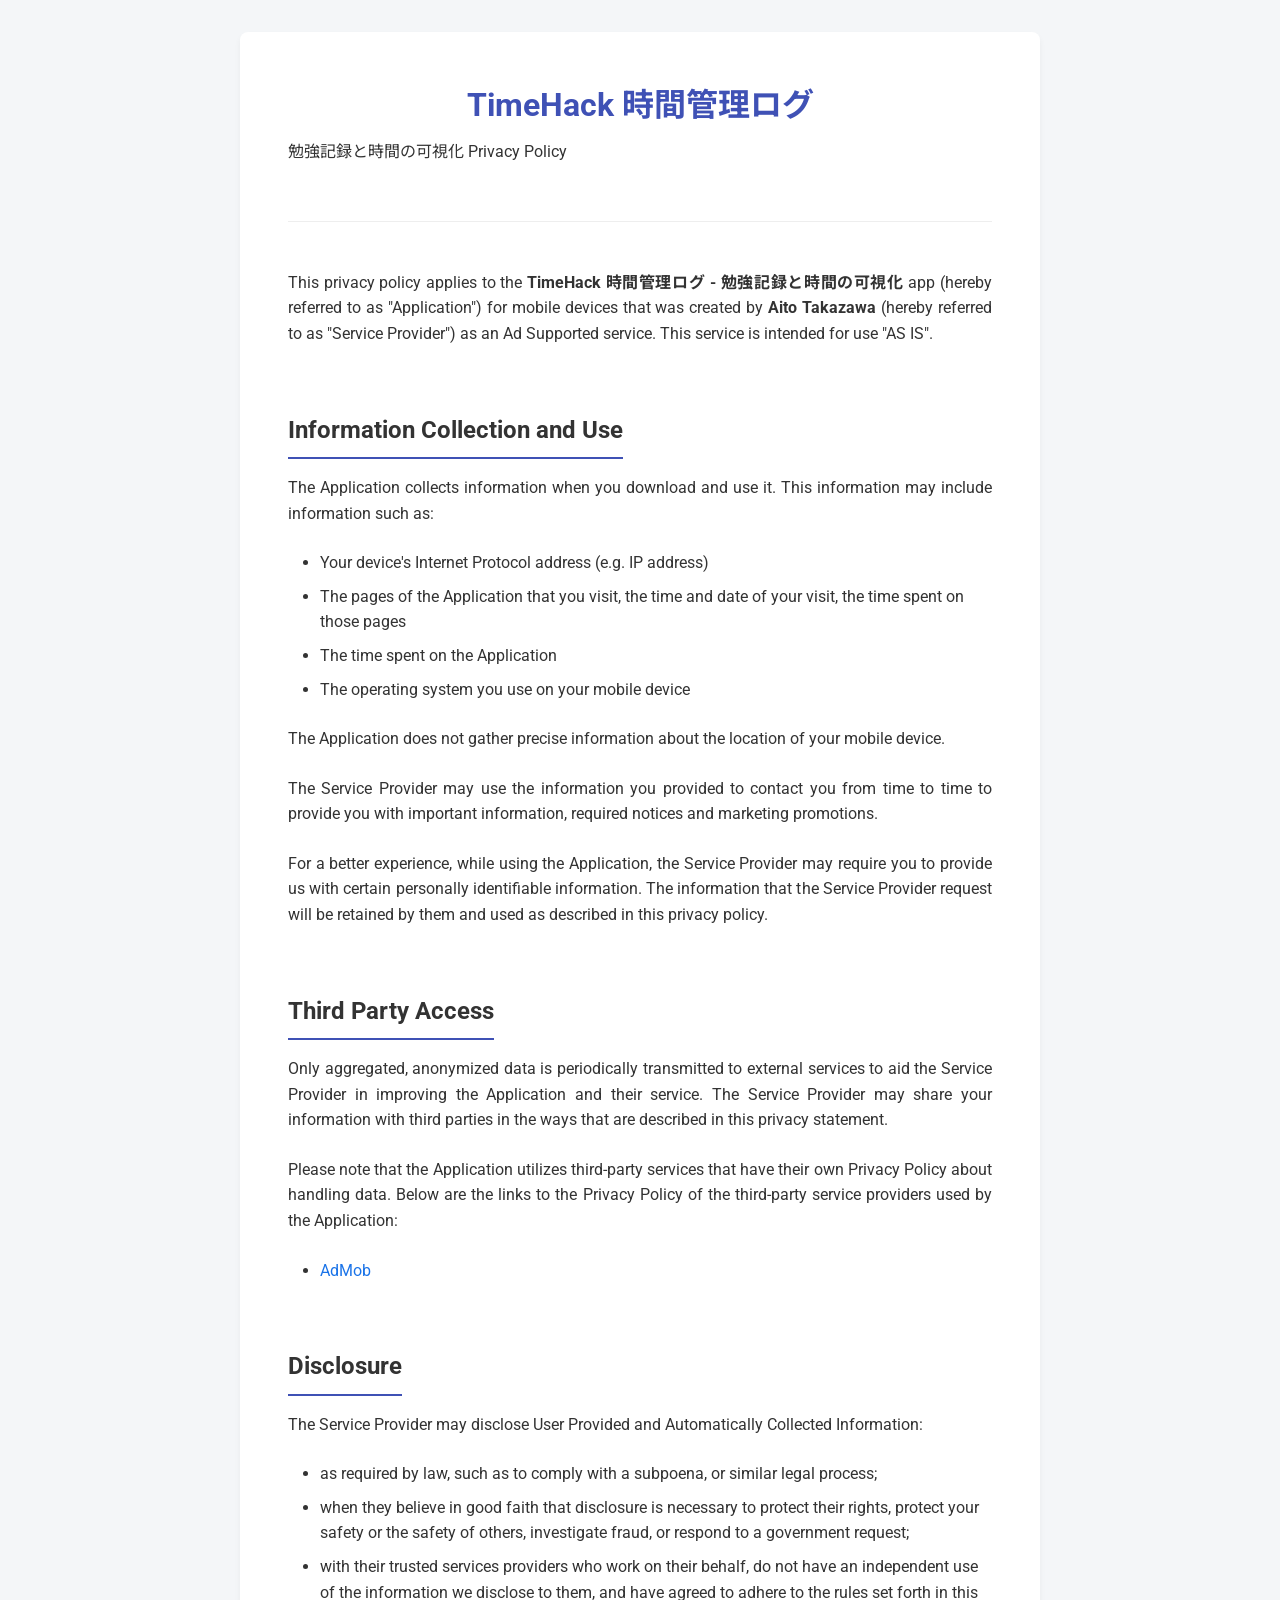
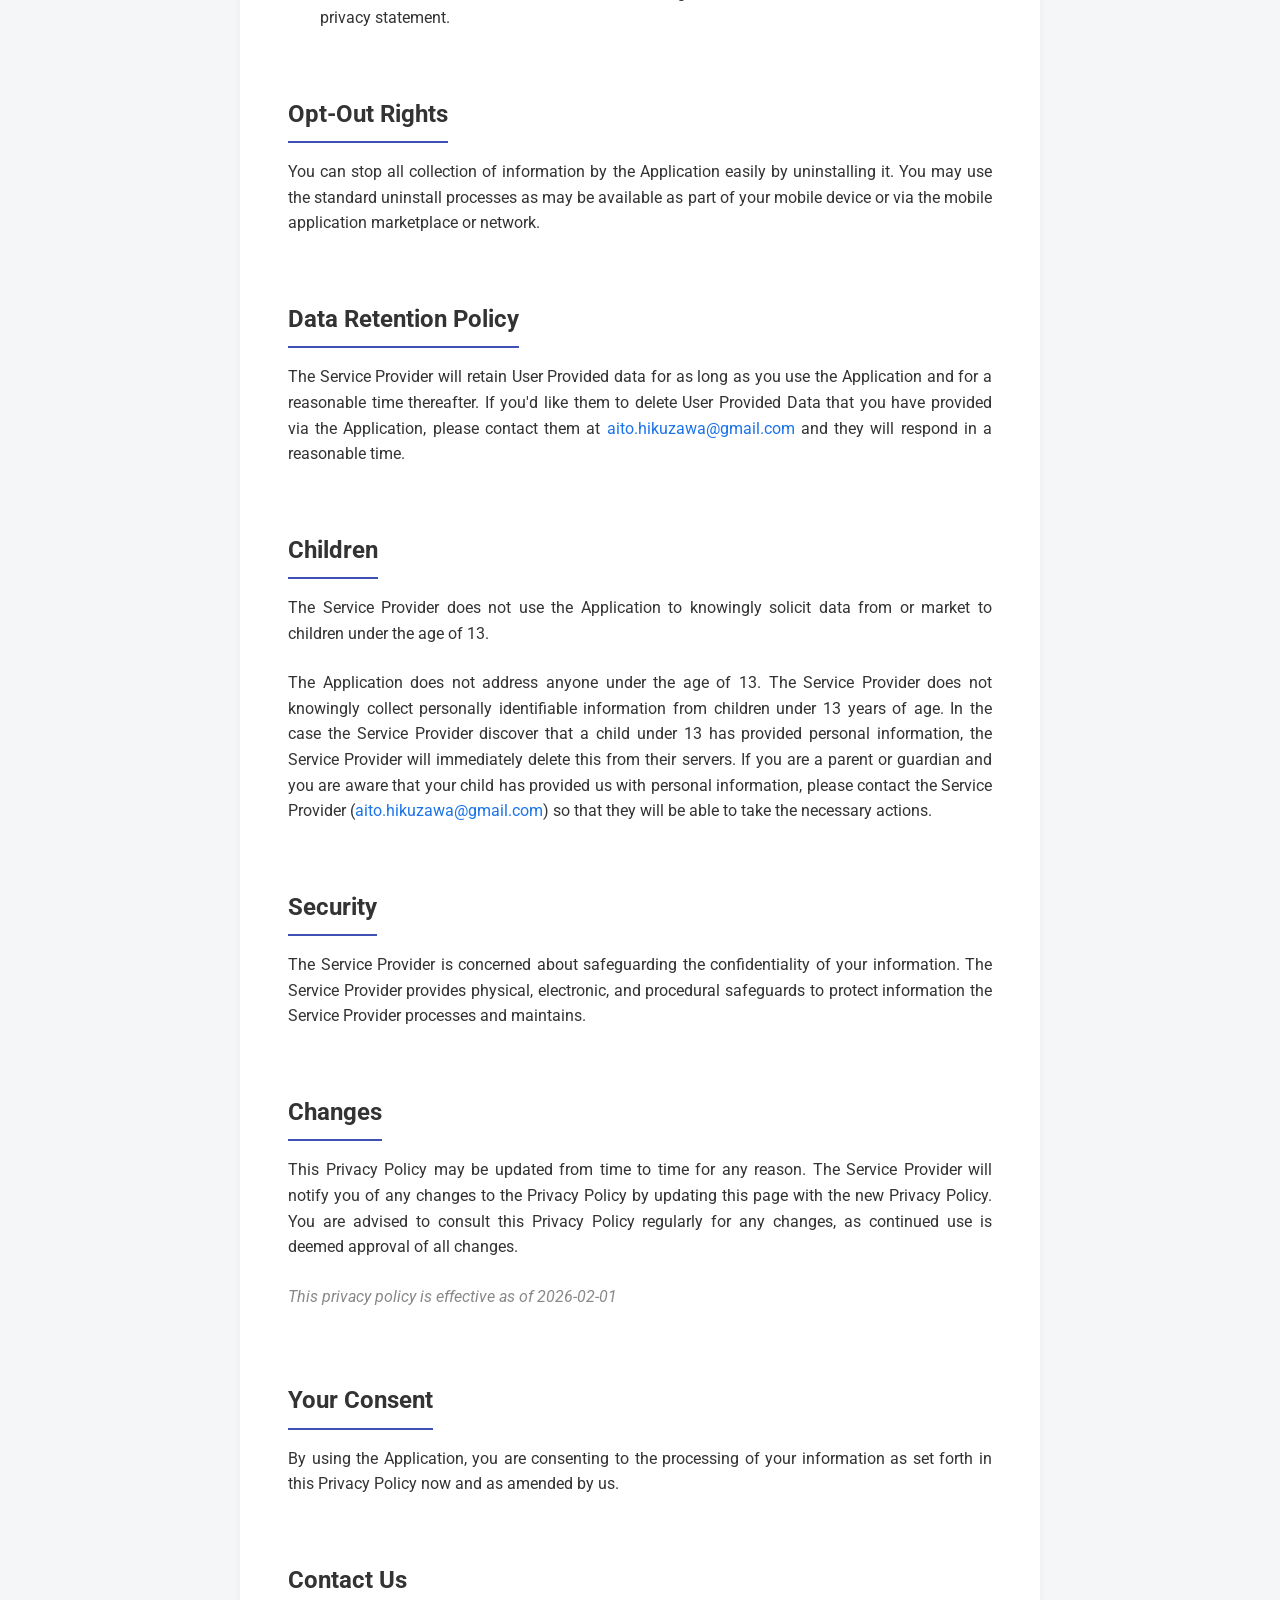
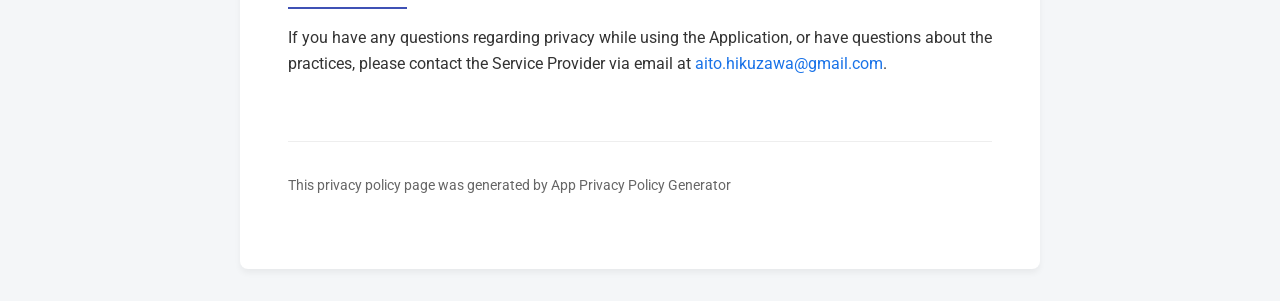
<file: index.html>
<!DOCTYPE html>
<html lang="ja">
<head>
    <meta charset="UTF-8">
    <meta name="viewport" content="width=device-width, initial-scale=1.0">
    <title>Privacy Policy - TimeHack 時間管理ログ</title>
    <link rel="stylesheet" href="style.css">
</head>
<body>
    <div class="container">
        <header>
            <h1>TimeHack 時間管理ログ</h1>
            <p>勉強記録と時間の可視化 Privacy Policy</p>
        </header>

        <main>
            <p>This privacy policy applies to the <strong>TimeHack 時間管理ログ - 勉強記録と時間の可視化</strong> app (hereby referred to as "Application") for mobile devices that was created by <strong>Aito Takazawa</strong> (hereby referred to as "Service Provider") as an Ad Supported service. This service is intended for use "AS IS".</p>

            <section>
                <h2>Information Collection and Use</h2>
                <p>The Application collects information when you download and use it. This information may include information such as:</p>
                <ul>
                    <li>Your device's Internet Protocol address (e.g. IP address)</li>
                    <li>The pages of the Application that you visit, the time and date of your visit, the time spent on those pages</li>
                    <li>The time spent on the Application</li>
                    <li>The operating system you use on your mobile device</li>
                </ul>
                <p>The Application does not gather precise information about the location of your mobile device.</p>
                <p>The Service Provider may use the information you provided to contact you from time to time to provide you with important information, required notices and marketing promotions.</p>
                <p>For a better experience, while using the Application, the Service Provider may require you to provide us with certain personally identifiable information. The information that the Service Provider request will be retained by them and used as described in this privacy policy.</p>
            </section>

            <section>
                <h2>Third Party Access</h2>
                <p>Only aggregated, anonymized data is periodically transmitted to external services to aid the Service Provider in improving the Application and their service. The Service Provider may share your information with third parties in the ways that are described in this privacy statement.</p>
                <p>Please note that the Application utilizes third-party services that have their own Privacy Policy about handling data. Below are the links to the Privacy Policy of the third-party service providers used by the Application:</p>
                <ul>
                    <li><a href="https://support.google.com/admob/answer/6128543?hl=en" target="_blank" rel="noopener noreferrer">AdMob</a></li>
                </ul>
            </section>

            <section>
                <h2>Disclosure</h2>
                <p>The Service Provider may disclose User Provided and Automatically Collected Information:</p>
                <ul>
                    <li>as required by law, such as to comply with a subpoena, or similar legal process;</li>
                    <li>when they believe in good faith that disclosure is necessary to protect their rights, protect your safety or the safety of others, investigate fraud, or respond to a government request;</li>
                    <li>with their trusted services providers who work on their behalf, do not have an independent use of the information we disclose to them, and have agreed to adhere to the rules set forth in this privacy statement.</li>
                </ul>
            </section>

            <section>
                <h2>Opt-Out Rights</h2>
                <p>You can stop all collection of information by the Application easily by uninstalling it. You may use the standard uninstall processes as may be available as part of your mobile device or via the mobile application marketplace or network.</p>
            </section>

            <section>
                <h2>Data Retention Policy</h2>
                <p>The Service Provider will retain User Provided data for as long as you use the Application and for a reasonable time thereafter. If you'd like them to delete User Provided Data that you have provided via the Application, please contact them at <a href="mailto:aito.hikuzawa@gmail.com">aito.hikuzawa@gmail.com</a> and they will respond in a reasonable time.</p>
            </section>

            <section>
                <h2>Children</h2>
                <p>The Service Provider does not use the Application to knowingly solicit data from or market to children under the age of 13.</p>
                <p>The Application does not address anyone under the age of 13. The Service Provider does not knowingly collect personally identifiable information from children under 13 years of age. In the case the Service Provider discover that a child under 13 has provided personal information, the Service Provider will immediately delete this from their servers. If you are a parent or guardian and you are aware that your child has provided us with personal information, please contact the Service Provider (<a href="mailto:aito.hikuzawa@gmail.com">aito.hikuzawa@gmail.com</a>) so that they will be able to take the necessary actions.</p>
            </section>

            <section>
                <h2>Security</h2>
                <p>The Service Provider is concerned about safeguarding the confidentiality of your information. The Service Provider provides physical, electronic, and procedural safeguards to protect information the Service Provider processes and maintains.</p>
            </section>

            <section>
                <h2>Changes</h2>
                <p>This Privacy Policy may be updated from time to time for any reason. The Service Provider will notify you of any changes to the Privacy Policy by updating this page with the new Privacy Policy. You are advised to consult this Privacy Policy regularly for any changes, as continued use is deemed approval of all changes.</p>
                <p class="last-updated">This privacy policy is effective as of 2026-02-01</p>
            </section>

            <section>
                <h2>Your Consent</h2>
                <p>By using the Application, you are consenting to the processing of your information as set forth in this Privacy Policy now and as amended by us.</p>
            </section>

            <section>
                <h2>Contact Us</h2>
                <p>If you have any questions regarding privacy while using the Application, or have questions about the practices, please contact the Service Provider via email at <a href="mailto:aito.hikuzawa@gmail.com">aito.hikuzawa@gmail.com</a>.</p>
            </section>
        </main>

        <footer>
            <p>This privacy policy page was generated by App Privacy Policy Generator</p>
        </footer>
    </div>
</body>
</html>
</file>
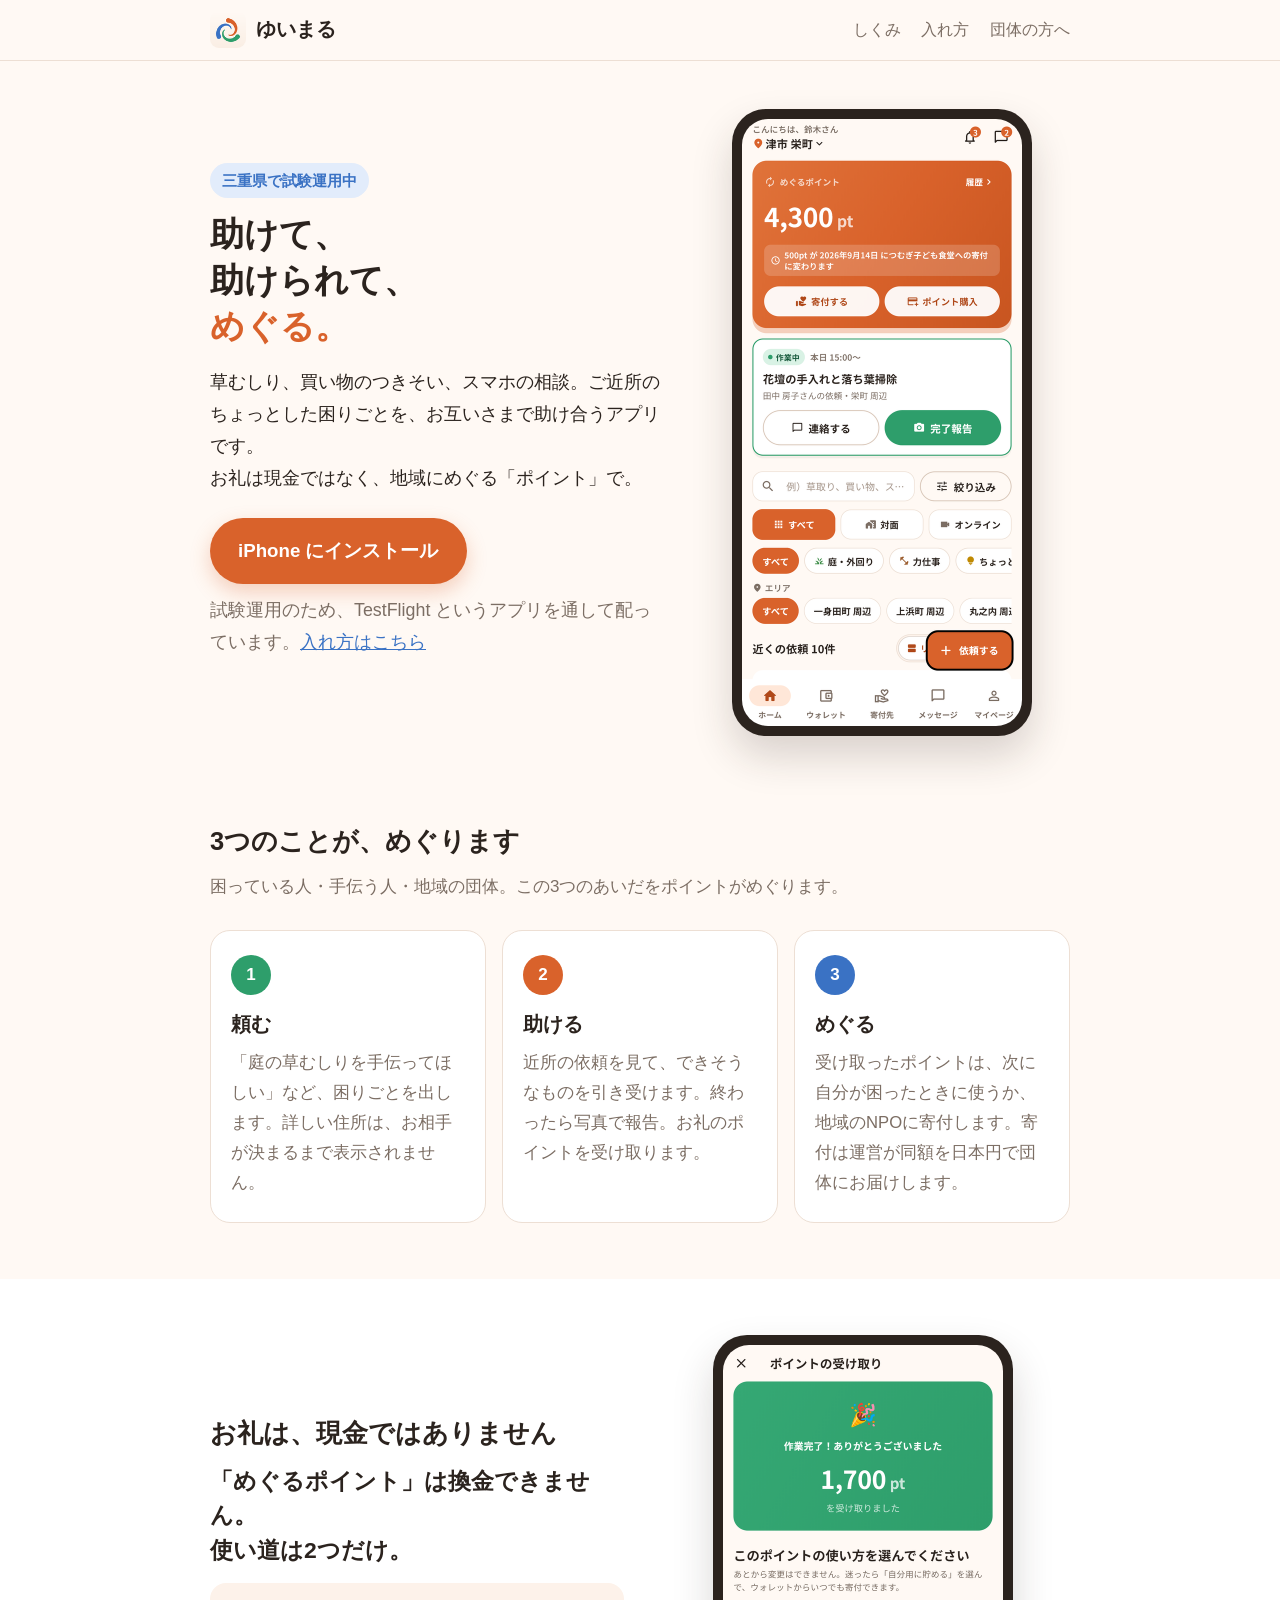
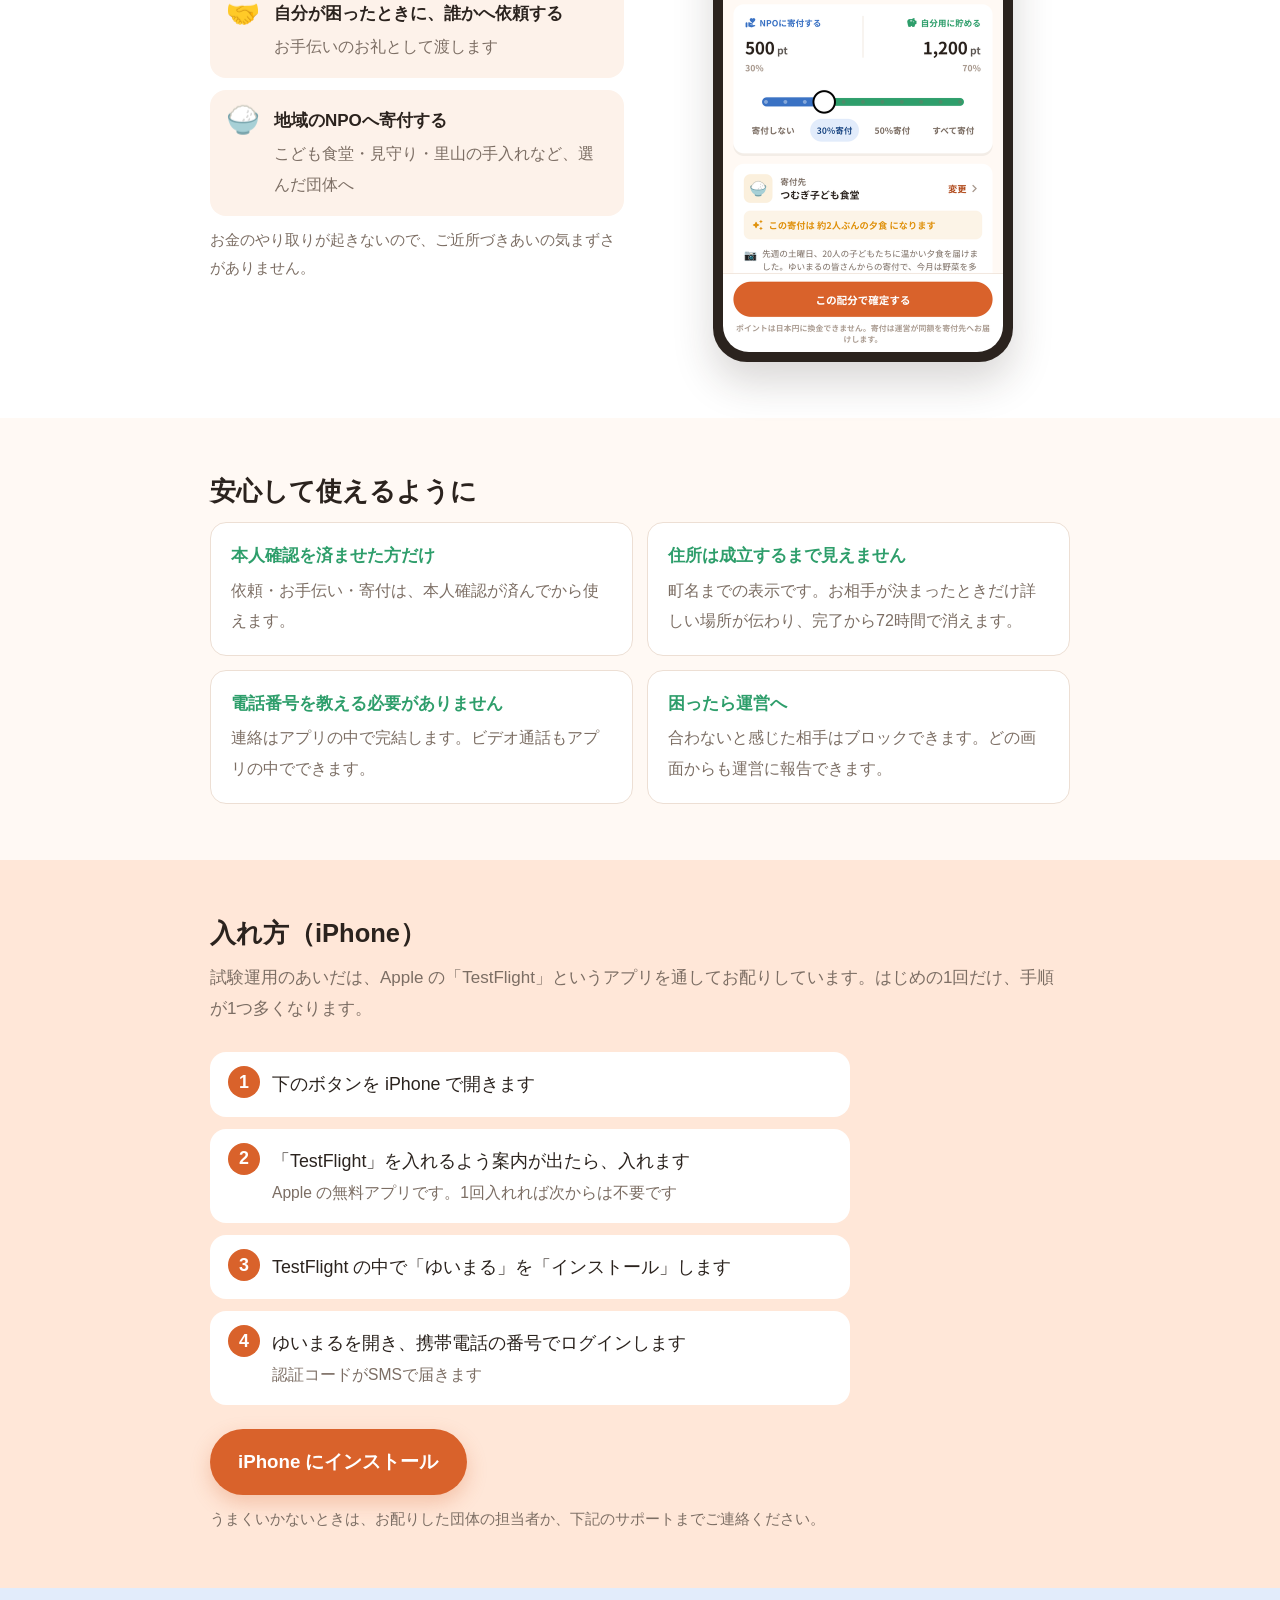
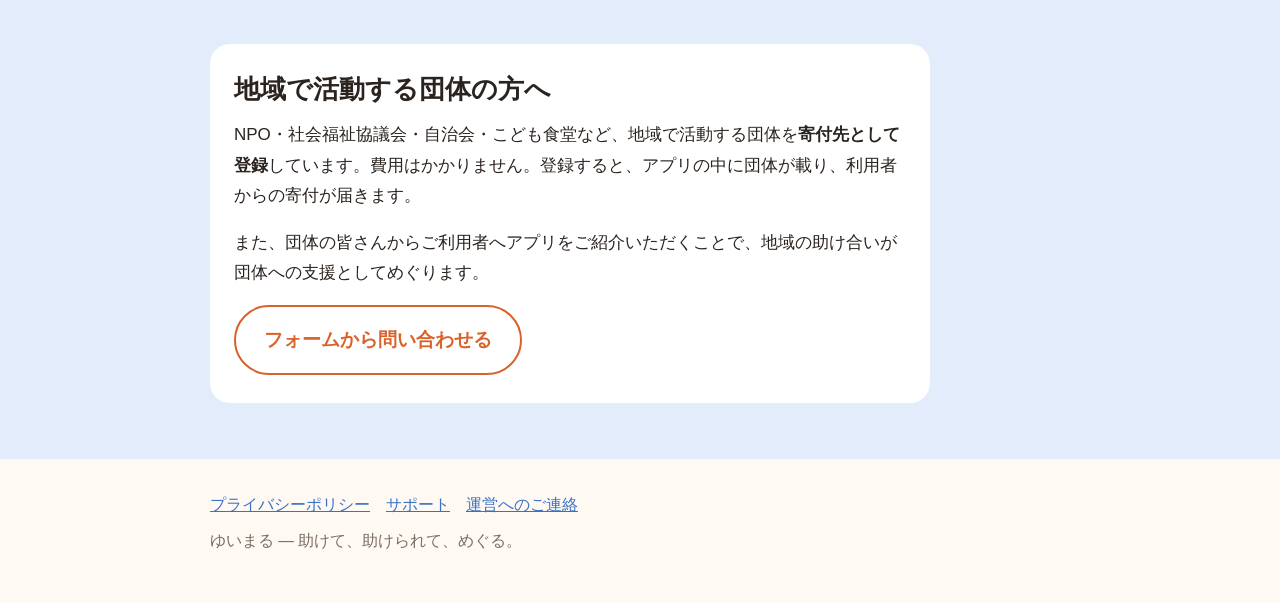
<file: yuimaru/index.html>
<!DOCTYPE html>
<html lang="ja">
<head>
<meta charset="UTF-8">
<meta name="viewport" content="width=device-width, initial-scale=1">
<title>ゆいまる ― 助けて、助けられて、めぐる。</title>
<meta name="description" content="ご近所のちょっとした困りごとを、お互いさまで助け合う。お礼は現金ではなく「めぐるポイント」。使い道は、次に自分が困ったときの依頼か、地域のNPOへの寄付だけです。">
<meta property="og:title" content="ゆいまる ― 助けて、助けられて、めぐる。">
<meta property="og:description" content="ご近所の助け合いが、地域への支援にめぐるアプリ。三重県で試験運用中。">
<meta property="og:image" content="https://hikuzawa.github.io/yuimaru/img/icon-256.png">
<meta property="og:type" content="website">
<link rel="icon" href="img/icon-64.png">
<link rel="apple-touch-icon" href="img/icon-256.png">
<style>
  :root{
    --aka:#D9622B; --aka-koi:#B0491A; --aka-usu:#FFE7D8;
    --midori:#2E9E6B; --ao:#3A72C4; --ao-usu:#E2ECFB;
    --kinari:#FFF9F4; --men:#FFFFFF; --men-fuku:#FDF2EA; --keisen:#EDDFD4;
    --sumi:#2B231E; --sumi-fuku:#7C6E64;
  }
  *{box-sizing:border-box;margin:0;padding:0}
  html{font-size:17px;-webkit-text-size-adjust:100%}
  body{font-family:"Hiragino Sans","Hiragino Kaku Gothic ProN","Noto Sans JP","Yu Gothic UI",Meiryo,sans-serif;
       background:var(--kinari);color:var(--sumi);line-height:1.8}
  img{max-width:100%;height:auto;display:block}
  a{color:var(--ao)}
  .wrap{max-width:900px;margin:0 auto;padding:0 20px}
  h2{font-size:1.5rem;line-height:1.4;margin-bottom:12px}
  section{padding:56px 0}
  .lead{color:var(--sumi-fuku);margin-bottom:28px}

  /* ヘッダー */
  header{background:var(--kinari);border-bottom:1px solid var(--keisen)}
  header .wrap{display:flex;align-items:center;gap:10px;height:60px}
  header img{width:36px;height:36px;border-radius:9px}
  header strong{font-size:1.15rem}
  header nav{margin-left:auto}
  header nav a{color:var(--sumi-fuku);text-decoration:none;font-size:.95rem;margin-left:16px}

  /* ヒーロー */
  .hero{padding:48px 0 32px}
  .hero .wrap{display:grid;grid-template-columns:1.2fr 1fr;gap:32px;align-items:center}
  .hero h1{font-size:2rem;line-height:1.35;font-weight:800;margin-bottom:16px}
  .hero h1 em{font-style:normal;color:var(--aka)}
  .hero p{font-size:1.05rem;margin-bottom:24px}
  .hero .pilot{display:inline-block;background:var(--ao-usu);color:var(--ao);font-weight:700;
               font-size:.9rem;padding:4px 12px;border-radius:999px;margin-bottom:14px}
  .phone{width:min(100%,300px);margin:0 auto;border-radius:34px;padding:10px;background:#2B231E;
         box-shadow:0 20px 40px rgba(43,35,30,.18)}
  .phone img{border-radius:26px}
  .btn{display:inline-flex;align-items:center;justify-content:center;gap:8px;background:var(--aka);color:#fff;
       font-weight:800;font-size:1.1rem;padding:16px 28px;border-radius:999px;text-decoration:none;
       box-shadow:0 8px 20px rgba(217,98,43,.28)}
  .btn:hover{background:var(--aka-koi)}
  .btn.sub{background:var(--men);color:var(--aka);border:2px solid var(--aka);box-shadow:none}
  .note{font-size:.9rem;color:var(--sumi-fuku);margin-top:10px}

  /* 3ステップ */
  .steps{display:grid;grid-template-columns:repeat(3,1fr);gap:16px}
  .step{background:var(--men);border-radius:20px;padding:24px 20px;border:1px solid var(--keisen)}
  .step .no{display:inline-flex;width:40px;height:40px;border-radius:50%;align-items:center;justify-content:center;
            color:#fff;font-weight:800;margin-bottom:12px}
  .step h3{font-size:1.15rem;margin-bottom:6px}
  .step p{color:var(--sumi-fuku);font-size:.98rem}
  .c1{background:var(--midori)} .c2{background:var(--aka)} .c3{background:var(--ao)}

  /* ポイント */
  .point{background:var(--men)}
  .point .wrap{display:grid;grid-template-columns:1fr 1fr;gap:32px;align-items:center}
  .point .big{font-size:1.35rem;font-weight:800;line-height:1.5;margin-bottom:12px}
  .uses{display:grid;gap:12px;margin-top:16px}
  .use{display:flex;gap:14px;align-items:flex-start;background:var(--men-fuku);border-radius:16px;padding:16px}
  .use .ic{font-size:1.6rem;line-height:1}
  .use b{display:block;margin-bottom:2px}
  .use span{color:var(--sumi-fuku);font-size:.95rem}

  /* 安心 */
  .safe ul{list-style:none;display:grid;grid-template-columns:repeat(2,1fr);gap:14px}
  .safe li{background:var(--men);border:1px solid var(--keisen);border-radius:16px;padding:18px 20px}
  .safe li b{display:block;color:var(--midori);margin-bottom:4px}
  .safe li span{color:var(--sumi-fuku);font-size:.95rem}

  /* 入れ方 */
  .install{background:var(--aka-usu)}
  .install ol{list-style:none;counter-reset:n;display:grid;gap:12px;max-width:640px}
  .install li{counter-increment:n;background:var(--men);border-radius:16px;padding:16px 18px 16px 62px;position:relative;font-size:1.05rem}
  .install li::before{content:counter(n);position:absolute;left:18px;top:14px;width:32px;height:32px;border-radius:50%;
                      background:var(--aka);color:#fff;font-weight:800;display:flex;align-items:center;justify-content:center}
  .install li small{display:block;color:var(--sumi-fuku);font-size:.92rem;margin-top:2px}
  .install .cta{margin-top:24px}

  /* 提携 */
  .partner{background:var(--ao-usu)}
  .partner .box{background:var(--men);border-radius:20px;padding:28px 24px;max-width:720px}
  .partner .box p{margin-bottom:16px}

  footer{padding:32px 0 48px;color:var(--sumi-fuku);font-size:.92rem}
  footer a{margin-right:16px}

  @media (max-width:720px){
    html{font-size:16px}
    section{padding:40px 0}
    .hero .wrap,.point .wrap{grid-template-columns:1fr}
    .hero h1{font-size:1.65rem}
    .steps,.safe ul{grid-template-columns:1fr}
    header nav{display:none}
    .phone{width:min(100%,240px)}
  }
</style>
</head>
<body>

<header>
  <div class="wrap">
    <img src="img/icon-64.png" alt="">
    <strong>ゆいまる</strong>
    <nav>
      <a href="#how">しくみ</a>
      <a href="#install">入れ方</a>
      <a href="#partner">団体の方へ</a>
    </nav>
  </div>
</header>

<section class="hero">
  <div class="wrap">
    <div>
      <span class="pilot">三重県で試験運用中</span>
      <h1>助けて、<br>助けられて、<br><em>めぐる。</em></h1>
      <p>草むしり、買い物のつきそい、スマホの相談。ご近所のちょっとした困りごとを、お互いさまで助け合うアプリです。<br>お礼は現金ではなく、地域にめぐる「ポイント」で。</p>
      <a class="btn" href="https://testflight.apple.com/join/9EwuUaJC">iPhone にインストール</a>
      <p class="note">試験運用のため、TestFlight というアプリを通して配っています。<a href="#install">入れ方はこちら</a></p>
    </div>
    <div class="phone"><img src="img/home.png" alt="ゆいまるのホーム画面。近くの依頼が一覧で並んでいる" width="560" height="1214"></div>
  </div>
</section>

<section id="how">
  <div class="wrap">
    <h2>3つのことが、めぐります</h2>
    <p class="lead">困っている人・手伝う人・地域の団体。この3つのあいだをポイントがめぐります。</p>
    <div class="steps">
      <div class="step"><span class="no c1">1</span><h3>頼む</h3><p>「庭の草むしりを手伝ってほしい」など、困りごとを出します。詳しい住所は、お相手が決まるまで表示されません。</p></div>
      <div class="step"><span class="no c2">2</span><h3>助ける</h3><p>近所の依頼を見て、できそうなものを引き受けます。終わったら写真で報告。お礼のポイントを受け取ります。</p></div>
      <div class="step"><span class="no c3">3</span><h3>めぐる</h3><p>受け取ったポイントは、次に自分が困ったときに使うか、地域のNPOに寄付します。寄付は運営が同額を日本円で団体にお届けします。</p></div>
    </div>
  </div>
</section>

<section class="point">
  <div class="wrap">
    <div>
      <h2>お礼は、現金ではありません</h2>
      <p class="big">「めぐるポイント」は換金できません。<br>使い道は2つだけ。</p>
      <div class="uses">
        <div class="use"><span class="ic">🤝</span><div><b>自分が困ったときに、誰かへ依頼する</b><span>お手伝いのお礼として渡します</span></div></div>
        <div class="use"><span class="ic">🍚</span><div><b>地域のNPOへ寄付する</b><span>こども食堂・見守り・里山の手入れなど、選んだ団体へ</span></div></div>
      </div>
      <p class="note">お金のやり取りが起きないので、ご近所づきあいの気まずさがありません。</p>
    </div>
    <div class="phone"><img src="img/split.png" alt="受け取ったポイントを、寄付と自分用に分ける画面" width="560" height="1214" loading="lazy"></div>
  </div>
</section>

<section class="safe">
  <div class="wrap">
    <h2>安心して使えるように</h2>
    <ul>
      <li><b>本人確認を済ませた方だけ</b><span>依頼・お手伝い・寄付は、本人確認が済んでから使えます。</span></li>
      <li><b>住所は成立するまで見えません</b><span>町名までの表示です。お相手が決まったときだけ詳しい場所が伝わり、完了から72時間で消えます。</span></li>
      <li><b>電話番号を教える必要がありません</b><span>連絡はアプリの中で完結します。ビデオ通話もアプリの中でできます。</span></li>
      <li><b>困ったら運営へ</b><span>合わないと感じた相手はブロックできます。どの画面からも運営に報告できます。</span></li>
    </ul>
  </div>
</section>

<section class="install" id="install">
  <div class="wrap">
    <h2>入れ方（iPhone）</h2>
    <p class="lead">試験運用のあいだは、Apple の「TestFlight」というアプリを通してお配りしています。はじめの1回だけ、手順が1つ多くなります。</p>
    <ol>
      <li>下のボタンを iPhone で開きます</li>
      <li>「TestFlight」を入れるよう案内が出たら、入れます<small>Apple の無料アプリです。1回入れれば次からは不要です</small></li>
      <li>TestFlight の中で「ゆいまる」を「インストール」します</li>
      <li>ゆいまるを開き、携帯電話の番号でログインします<small>認証コードがSMSで届きます</small></li>
    </ol>
    <div class="cta"><a class="btn" href="https://testflight.apple.com/join/9EwuUaJC">iPhone にインストール</a></div>
    <p class="note">うまくいかないときは、お配りした団体の担当者か、下記のサポートまでご連絡ください。</p>
  </div>
</section>

<section class="partner" id="partner">
  <div class="wrap">
    <div class="box">
      <h2>地域で活動する団体の方へ</h2>
      <p>NPO・社会福祉協議会・自治会・こども食堂など、地域で活動する団体を<b>寄付先として登録</b>しています。費用はかかりません。登録すると、アプリの中に団体が載り、利用者からの寄付が届きます。</p>
      <p>また、団体の皆さんからご利用者へアプリをご紹介いただくことで、地域の助け合いが団体への支援としてめぐります。</p>
      <a class="btn sub" href="https://forms.gle/K73sKtG1dHsV4gJb6" target="_blank" rel="noopener">フォームから問い合わせる</a>
    </div>
  </div>
</section>

<footer>
  <div class="wrap">
    <p><a href="../yuimaru.html">プライバシーポリシー</a><a href="../yuimaru-support.html">サポート</a><a href="https://forms.gle/K73sKtG1dHsV4gJb6" target="_blank" rel="noopener">運営へのご連絡</a></p>
    <p style="margin-top:8px">ゆいまる ― 助けて、助けられて、めぐる。</p>
  </div>
</footer>

</body>
</html>
</file>
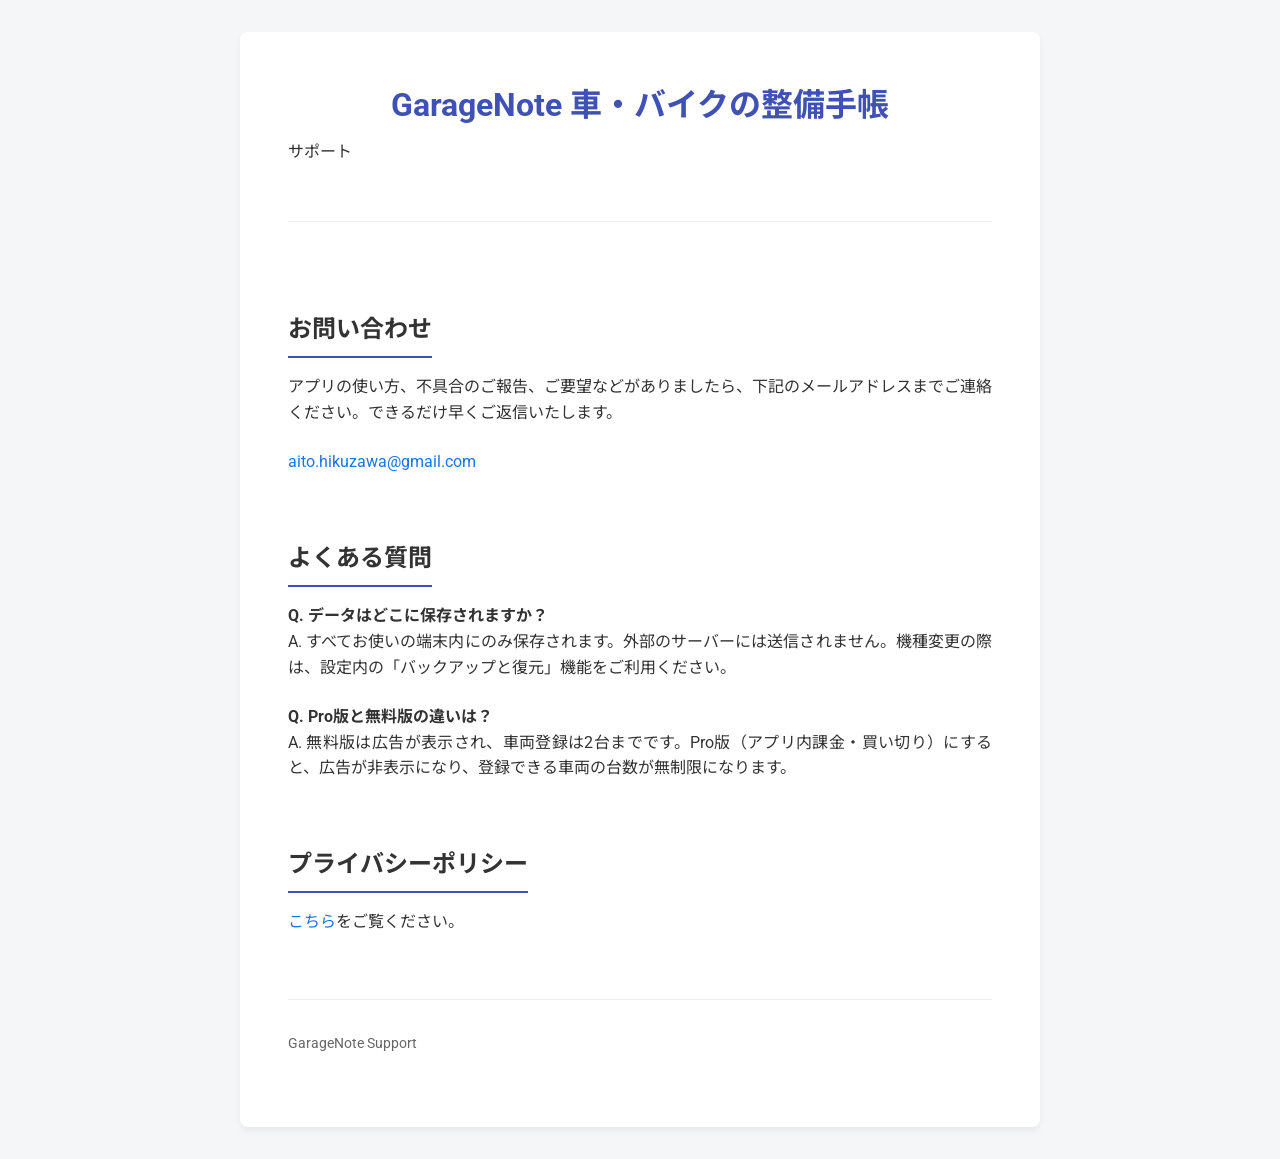
<file: garagenote-support.html>
<!DOCTYPE html>
<html lang="ja">
<head>
    <meta charset="UTF-8">
    <meta name="viewport" content="width=device-width, initial-scale=1.0">
    <title>Support - GarageNote 車・バイクの整備手帳</title>
    <link rel="stylesheet" href="style.css">
</head>
<body>
    <div class="container">
        <header>
            <h1>GarageNote 車・バイクの整備手帳</h1>
            <p>サポート</p>
        </header>

        <main>
            <section>
                <h2>お問い合わせ</h2>
                <p>アプリの使い方、不具合のご報告、ご要望などがありましたら、下記のメールアドレスまでご連絡ください。できるだけ早くご返信いたします。</p>
                <p><a href="mailto:aito.hikuzawa@gmail.com">aito.hikuzawa@gmail.com</a></p>
            </section>

            <section>
                <h2>よくある質問</h2>
                <p><strong>Q. データはどこに保存されますか？</strong><br>
                A. すべてお使いの端末内にのみ保存されます。外部のサーバーには送信されません。機種変更の際は、設定内の「バックアップと復元」機能をご利用ください。</p>
                <p><strong>Q. Pro版と無料版の違いは？</strong><br>
                A. 無料版は広告が表示され、車両登録は2台までです。Pro版（アプリ内課金・買い切り）にすると、広告が非表示になり、登録できる車両の台数が無制限になります。</p>
            </section>

            <section>
                <h2>プライバシーポリシー</h2>
                <p><a href="garagenote.html">こちら</a>をご覧ください。</p>
            </section>
        </main>

        <footer>
            <p>GarageNote Support</p>
        </footer>
    </div>
</body>
</html>
</file>
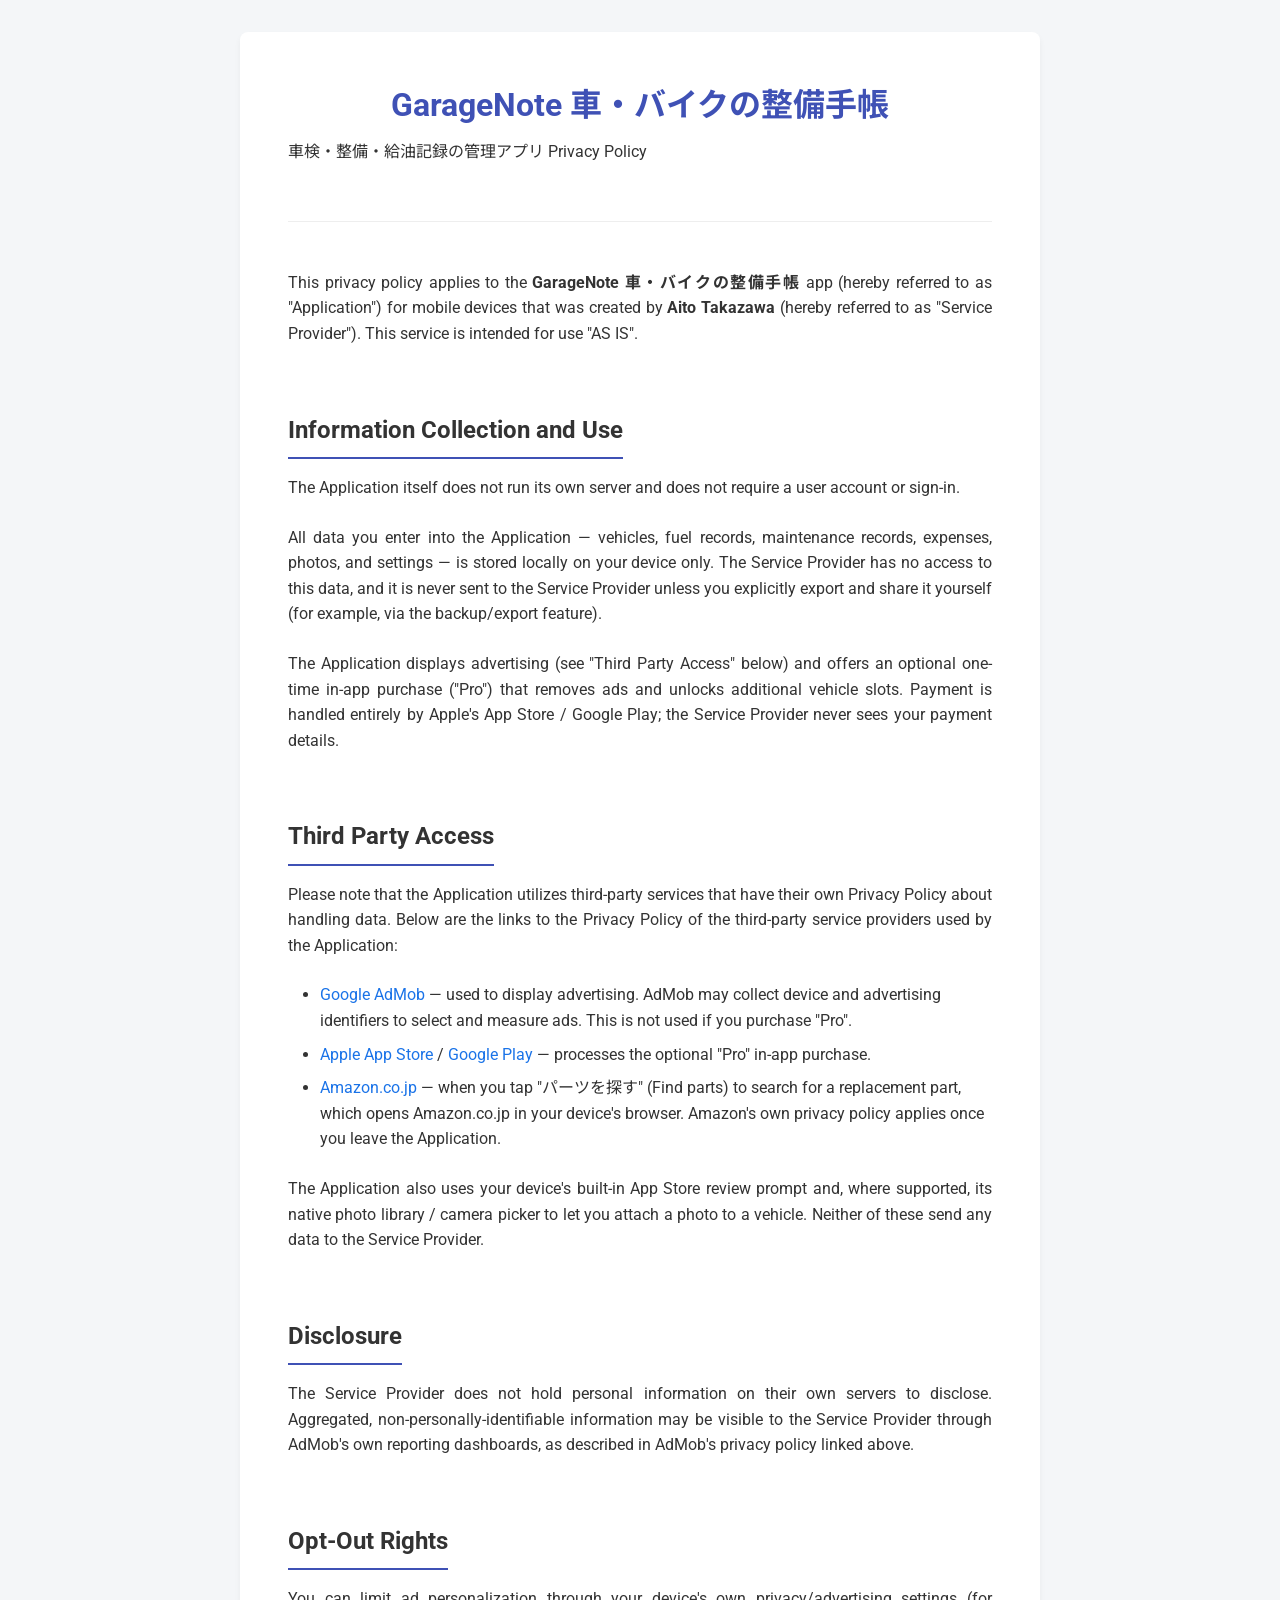
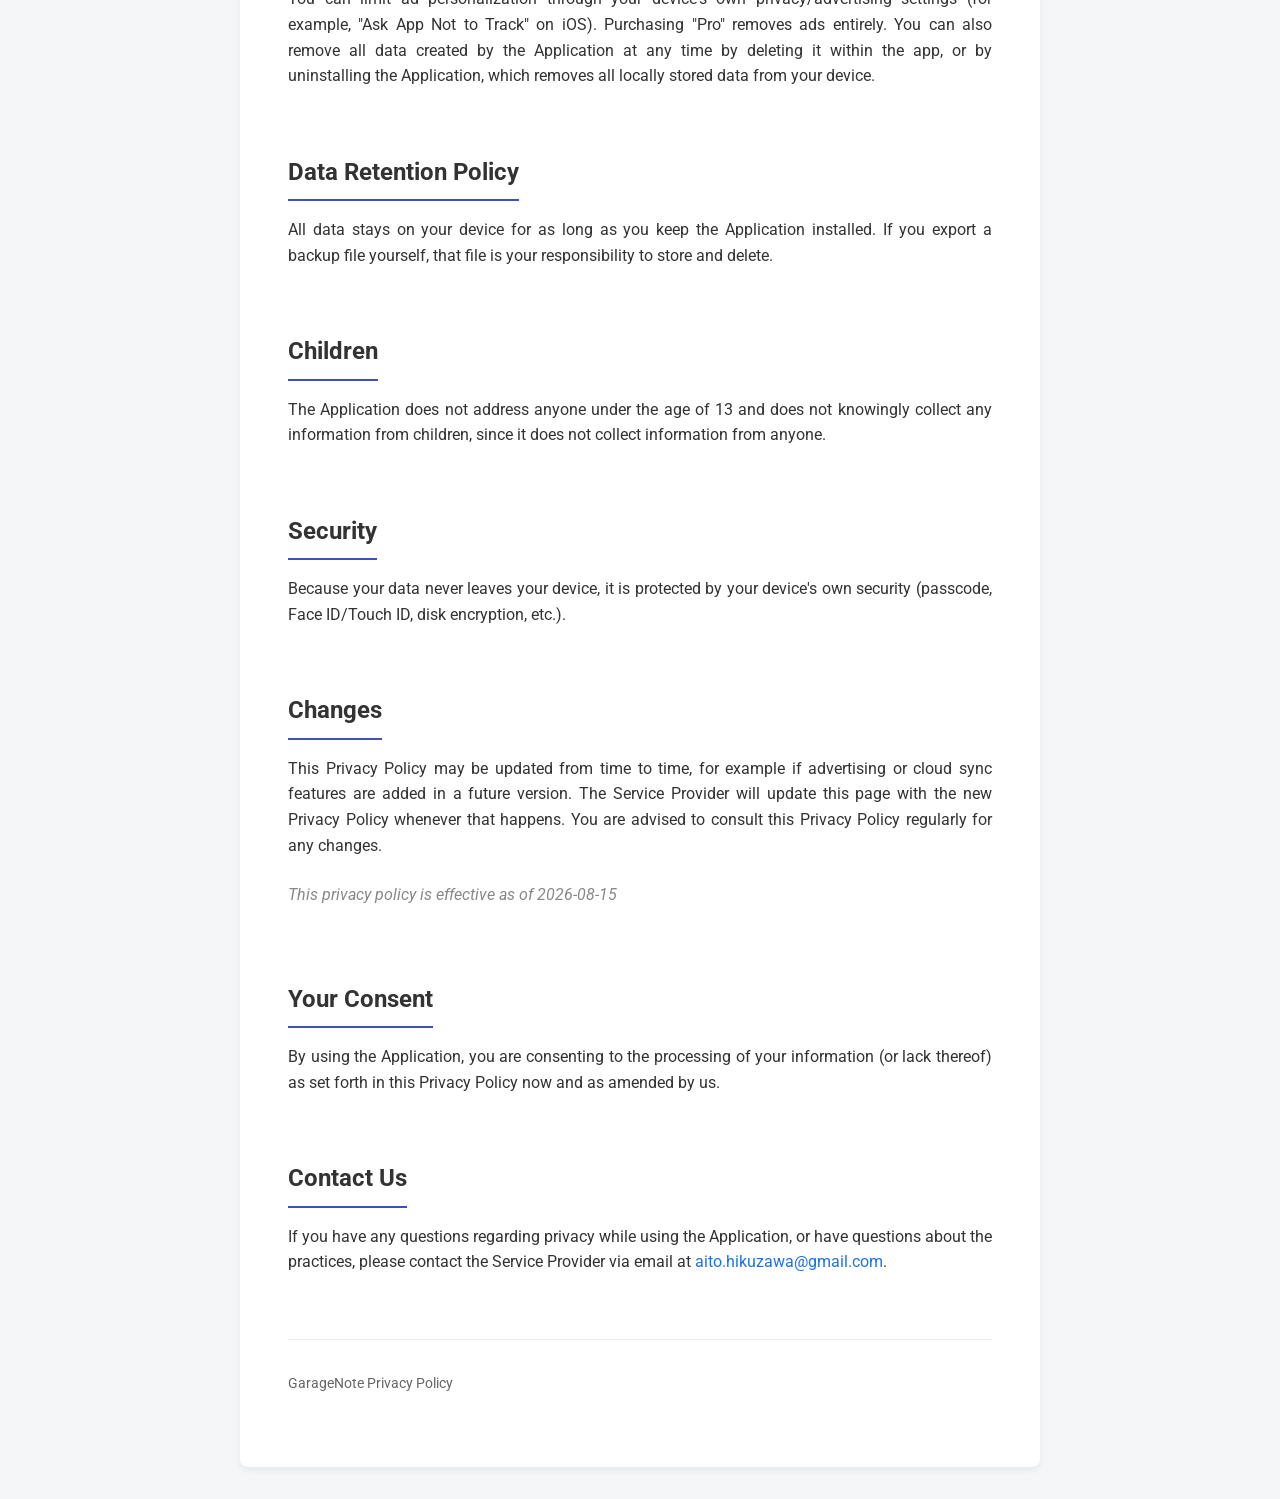
<file: garagenote.html>
<!DOCTYPE html>
<html lang="ja">
<head>
    <meta charset="UTF-8">
    <meta name="viewport" content="width=device-width, initial-scale=1.0">
    <title>Privacy Policy - GarageNote 車・バイクの整備手帳</title>
    <link rel="stylesheet" href="style.css">
</head>
<body>
    <div class="container">
        <header>
            <h1>GarageNote 車・バイクの整備手帳</h1>
            <p>車検・整備・給油記録の管理アプリ Privacy Policy</p>
        </header>

        <main>
            <p>This privacy policy applies to the <strong>GarageNote 車・バイクの整備手帳</strong> app (hereby referred to as "Application") for mobile devices that was created by <strong>Aito Takazawa</strong> (hereby referred to as "Service Provider"). This service is intended for use "AS IS".</p>

            <section>
                <h2>Information Collection and Use</h2>
                <p>The Application itself does not run its own server and does not require a user account or sign-in.</p>
                <p>All data you enter into the Application — vehicles, fuel records, maintenance records, expenses, photos, and settings — is stored locally on your device only. The Service Provider has no access to this data, and it is never sent to the Service Provider unless you explicitly export and share it yourself (for example, via the backup/export feature).</p>
                <p>The Application displays advertising (see "Third Party Access" below) and offers an optional one-time in-app purchase ("Pro") that removes ads and unlocks additional vehicle slots. Payment is handled entirely by Apple's App Store / Google Play; the Service Provider never sees your payment details.</p>
            </section>

            <section>
                <h2>Third Party Access</h2>
                <p>Please note that the Application utilizes third-party services that have their own Privacy Policy about handling data. Below are the links to the Privacy Policy of the third-party service providers used by the Application:</p>
                <ul>
                    <li><a href="https://support.google.com/admob/answer/6128543?hl=en" target="_blank" rel="noopener noreferrer">Google AdMob</a> — used to display advertising. AdMob may collect device and advertising identifiers to select and measure ads. This is not used if you purchase "Pro".</li>
                    <li><a href="https://www.apple.com/legal/privacy/" target="_blank" rel="noopener noreferrer">Apple App Store</a> / <a href="https://policies.google.com/privacy" target="_blank" rel="noopener noreferrer">Google Play</a> — processes the optional "Pro" in-app purchase.</li>
                    <li><a href="https://www.amazon.co.jp/gp/help/customer/display.html" target="_blank" rel="noopener noreferrer">Amazon.co.jp</a> — when you tap "パーツを探す" (Find parts) to search for a replacement part, which opens Amazon.co.jp in your device's browser. Amazon's own privacy policy applies once you leave the Application.</li>
                </ul>
                <p>The Application also uses your device's built-in App Store review prompt and, where supported, its native photo library / camera picker to let you attach a photo to a vehicle. Neither of these send any data to the Service Provider.</p>
            </section>

            <section>
                <h2>Disclosure</h2>
                <p>The Service Provider does not hold personal information on their own servers to disclose. Aggregated, non-personally-identifiable information may be visible to the Service Provider through AdMob's own reporting dashboards, as described in AdMob's privacy policy linked above.</p>
            </section>

            <section>
                <h2>Opt-Out Rights</h2>
                <p>You can limit ad personalization through your device's own privacy/advertising settings (for example, "Ask App Not to Track" on iOS). Purchasing "Pro" removes ads entirely. You can also remove all data created by the Application at any time by deleting it within the app, or by uninstalling the Application, which removes all locally stored data from your device.</p>
            </section>

            <section>
                <h2>Data Retention Policy</h2>
                <p>All data stays on your device for as long as you keep the Application installed. If you export a backup file yourself, that file is your responsibility to store and delete.</p>
            </section>

            <section>
                <h2>Children</h2>
                <p>The Application does not address anyone under the age of 13 and does not knowingly collect any information from children, since it does not collect information from anyone.</p>
            </section>

            <section>
                <h2>Security</h2>
                <p>Because your data never leaves your device, it is protected by your device's own security (passcode, Face ID/Touch ID, disk encryption, etc.).</p>
            </section>

            <section>
                <h2>Changes</h2>
                <p>This Privacy Policy may be updated from time to time, for example if advertising or cloud sync features are added in a future version. The Service Provider will update this page with the new Privacy Policy whenever that happens. You are advised to consult this Privacy Policy regularly for any changes.</p>
                <p class="last-updated">This privacy policy is effective as of 2026-08-15</p>
            </section>

            <section>
                <h2>Your Consent</h2>
                <p>By using the Application, you are consenting to the processing of your information (or lack thereof) as set forth in this Privacy Policy now and as amended by us.</p>
            </section>

            <section>
                <h2>Contact Us</h2>
                <p>If you have any questions regarding privacy while using the Application, or have questions about the practices, please contact the Service Provider via email at <a href="mailto:aito.hikuzawa@gmail.com">aito.hikuzawa@gmail.com</a>.</p>
            </section>
        </main>

        <footer>
            <p>GarageNote Privacy Policy</p>
        </footer>
    </div>
</body>
</html>
</file>
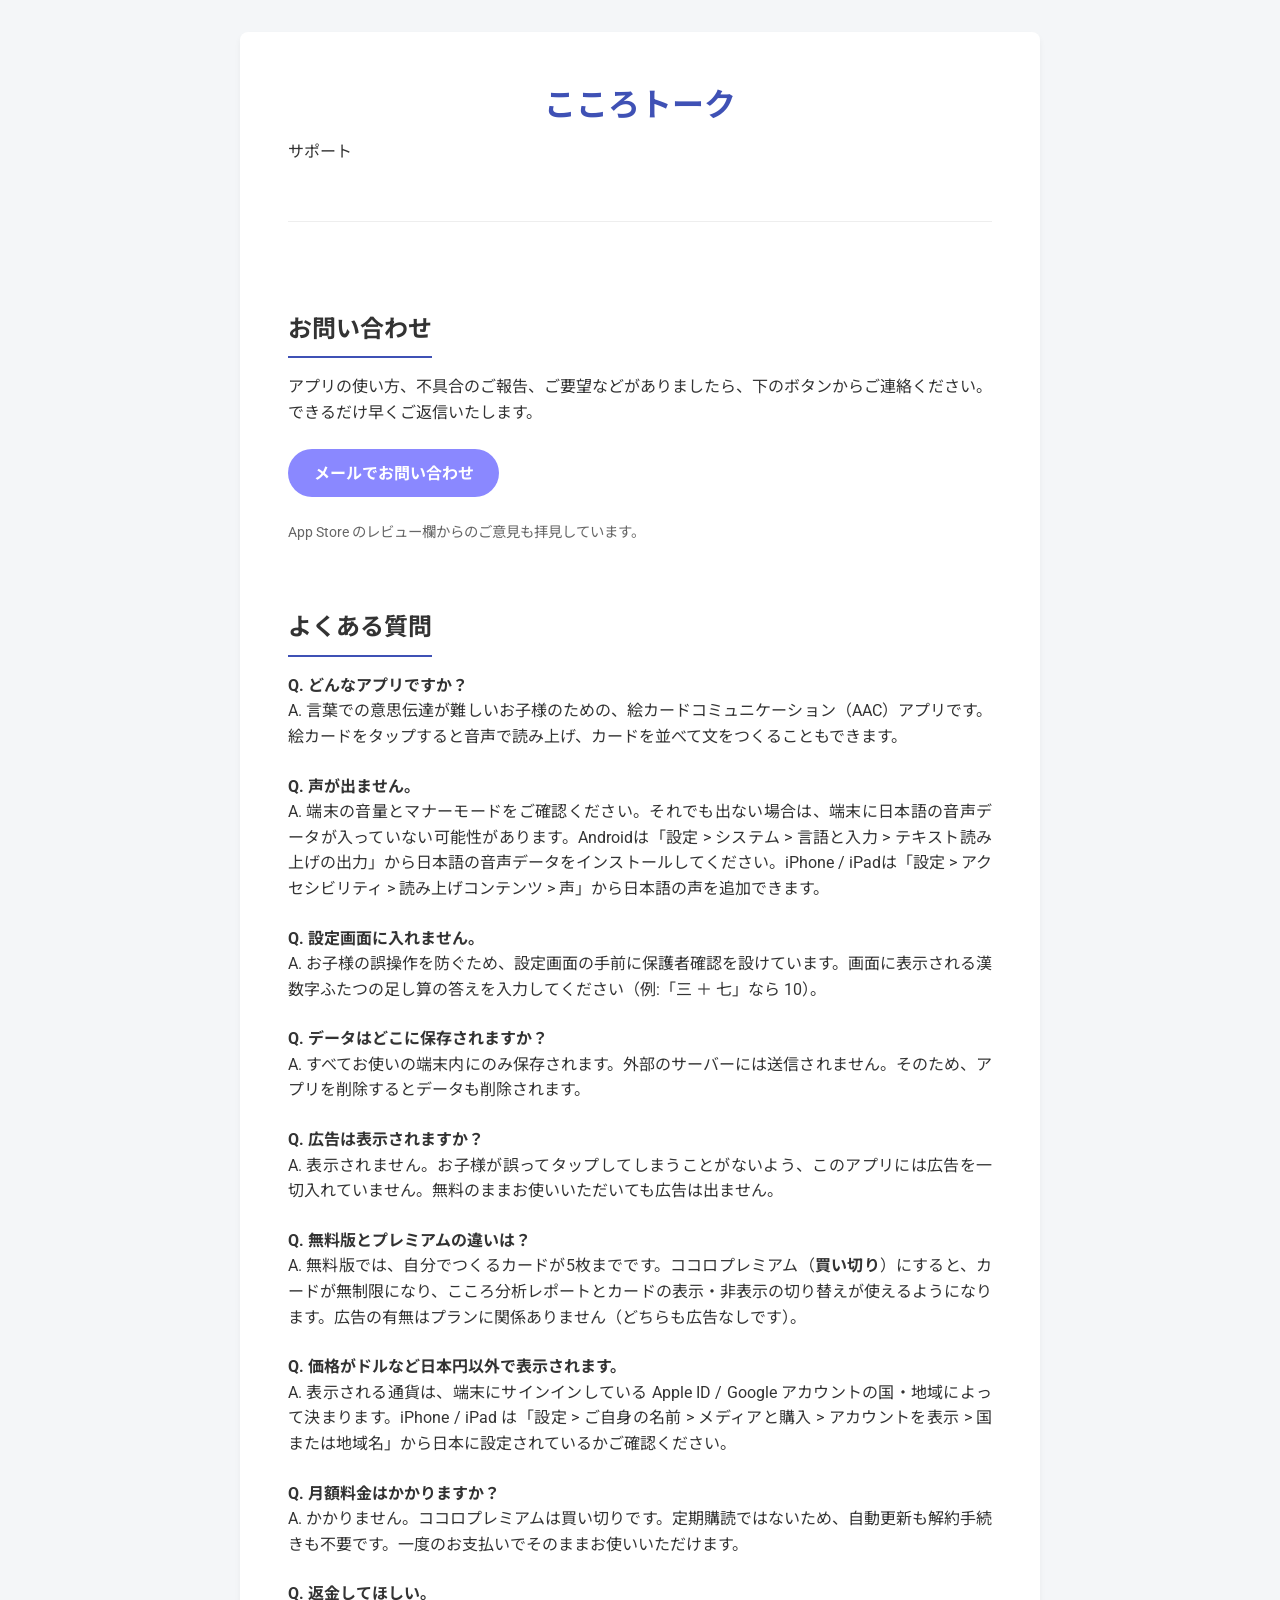
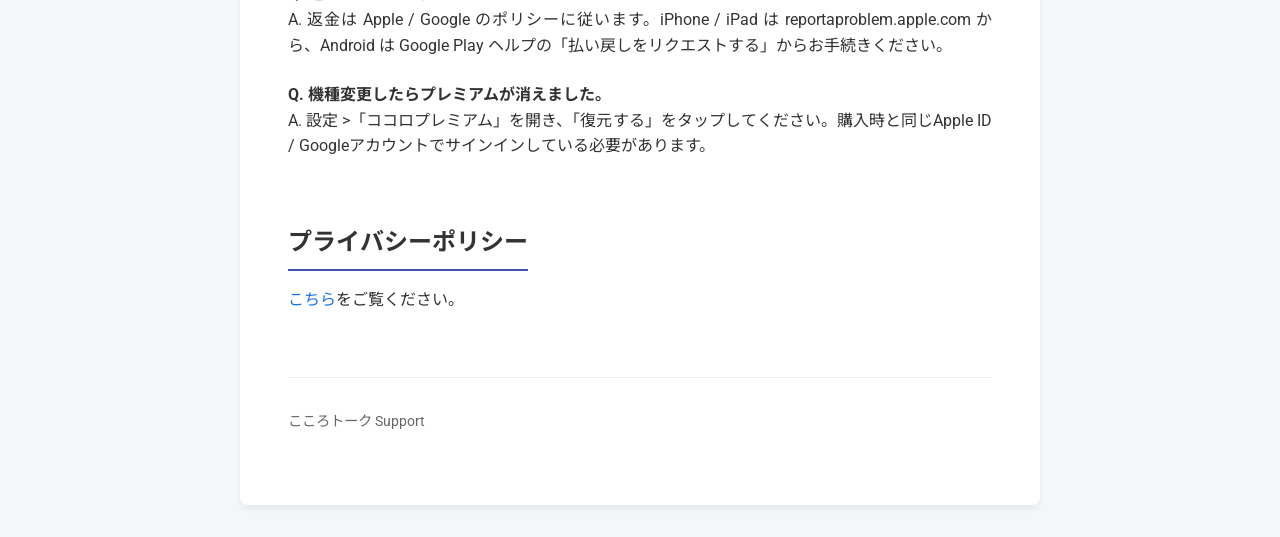
<file: kokorotalk-support.html>
<!DOCTYPE html>
<html lang="ja">
<head>
    <meta charset="UTF-8">
    <meta name="viewport" content="width=device-width, initial-scale=1.0">
    <title>Support - こころトーク 絵カードでおしゃべりサポート</title>
    <link rel="stylesheet" href="style.css">
    <style>
        .contact-button {
            display: inline-block;
            padding: 0.7em 1.6em;
            background-color: #8A88FF;
            color: #fff;
            border-radius: 999px;
            text-decoration: none;
            font-weight: 700;
        }
        .contact-button:hover { background-color: #706EE0; }
    </style>
</head>
<body>
    <div class="container">
        <header>
            <h1>こころトーク</h1>
            <p>サポート</p>
        </header>

        <main>
            <section>
                <h2>お問い合わせ</h2>
                <p>アプリの使い方、不具合のご報告、ご要望などがありましたら、下のボタンからご連絡ください。できるだけ早くご返信いたします。</p>
                <p><a class="contact-button" href="mailto:aito.hikuzawa@gmail.com?subject=%E3%81%93%E3%81%93%E3%82%8D%E3%83%88%E3%83%BC%E3%82%AF%E3%81%B8%E3%81%AE%E3%81%8A%E5%95%8F%E3%81%84%E5%90%88%E3%82%8F%E3%81%9B">メールでお問い合わせ</a></p>
                <p style="font-size:0.9em;color:#666;">App Store のレビュー欄からのご意見も拝見しています。</p>
            </section>

            <section>
                <h2>よくある質問</h2>

                <p><strong>Q. どんなアプリですか？</strong><br>
                A. 言葉での意思伝達が難しいお子様のための、絵カードコミュニケーション（AAC）アプリです。絵カードをタップすると音声で読み上げ、カードを並べて文をつくることもできます。</p>

                <p><strong>Q. 声が出ません。</strong><br>
                A. 端末の音量とマナーモードをご確認ください。それでも出ない場合は、端末に日本語の音声データが入っていない可能性があります。Androidは「設定 &gt; システム &gt; 言語と入力 &gt; テキスト読み上げの出力」から日本語の音声データをインストールしてください。iPhone / iPadは「設定 &gt; アクセシビリティ &gt; 読み上げコンテンツ &gt; 声」から日本語の声を追加できます。</p>

                <p><strong>Q. 設定画面に入れません。</strong><br>
                A. お子様の誤操作を防ぐため、設定画面の手前に保護者確認を設けています。画面に表示される漢数字ふたつの足し算の答えを入力してください（例:「三 ＋ 七」なら 10）。</p>

                <p><strong>Q. データはどこに保存されますか？</strong><br>
                A. すべてお使いの端末内にのみ保存されます。外部のサーバーには送信されません。そのため、アプリを削除するとデータも削除されます。</p>

                <p><strong>Q. 広告は表示されますか？</strong><br>
                A. 表示されません。お子様が誤ってタップしてしまうことがないよう、このアプリには広告を一切入れていません。無料のままお使いいただいても広告は出ません。</p>

                <p><strong>Q. 無料版とプレミアムの違いは？</strong><br>
                A. 無料版では、自分でつくるカードが5枚までです。ココロプレミアム（<strong>買い切り</strong>）にすると、カードが無制限になり、こころ分析レポートとカードの表示・非表示の切り替えが使えるようになります。広告の有無はプランに関係ありません（どちらも広告なしです）。</p>

                <p><strong>Q. 価格がドルなど日本円以外で表示されます。</strong><br>
                A. 表示される通貨は、端末にサインインしている Apple ID / Google アカウントの国・地域によって決まります。iPhone / iPad は「設定 &gt; ご自身の名前 &gt; メディアと購入 &gt; アカウントを表示 &gt; 国または地域名」から日本に設定されているかご確認ください。</p>

                <p><strong>Q. 月額料金はかかりますか？</strong><br>
                A. かかりません。ココロプレミアムは買い切りです。定期購読ではないため、自動更新も解約手続きも不要です。一度のお支払いでそのままお使いいただけます。</p>

                <p><strong>Q. 返金してほしい。</strong><br>
                A. 返金は Apple / Google のポリシーに従います。iPhone / iPad は reportaproblem.apple.com から、Android は Google Play ヘルプの「払い戻しをリクエストする」からお手続きください。</p>

                <p><strong>Q. 機種変更したらプレミアムが消えました。</strong><br>
                A. 設定 &gt;「ココロプレミアム」を開き、「復元する」をタップしてください。購入時と同じApple ID / Googleアカウントでサインインしている必要があります。</p>
            </section>

            <section>
                <h2>プライバシーポリシー</h2>
                <p><a href="kokorotalk.html">こちら</a>をご覧ください。</p>
            </section>
        </main>

        <footer>
            <p>こころトーク Support</p>
        </footer>
    </div>
</body>
</html>
</file>
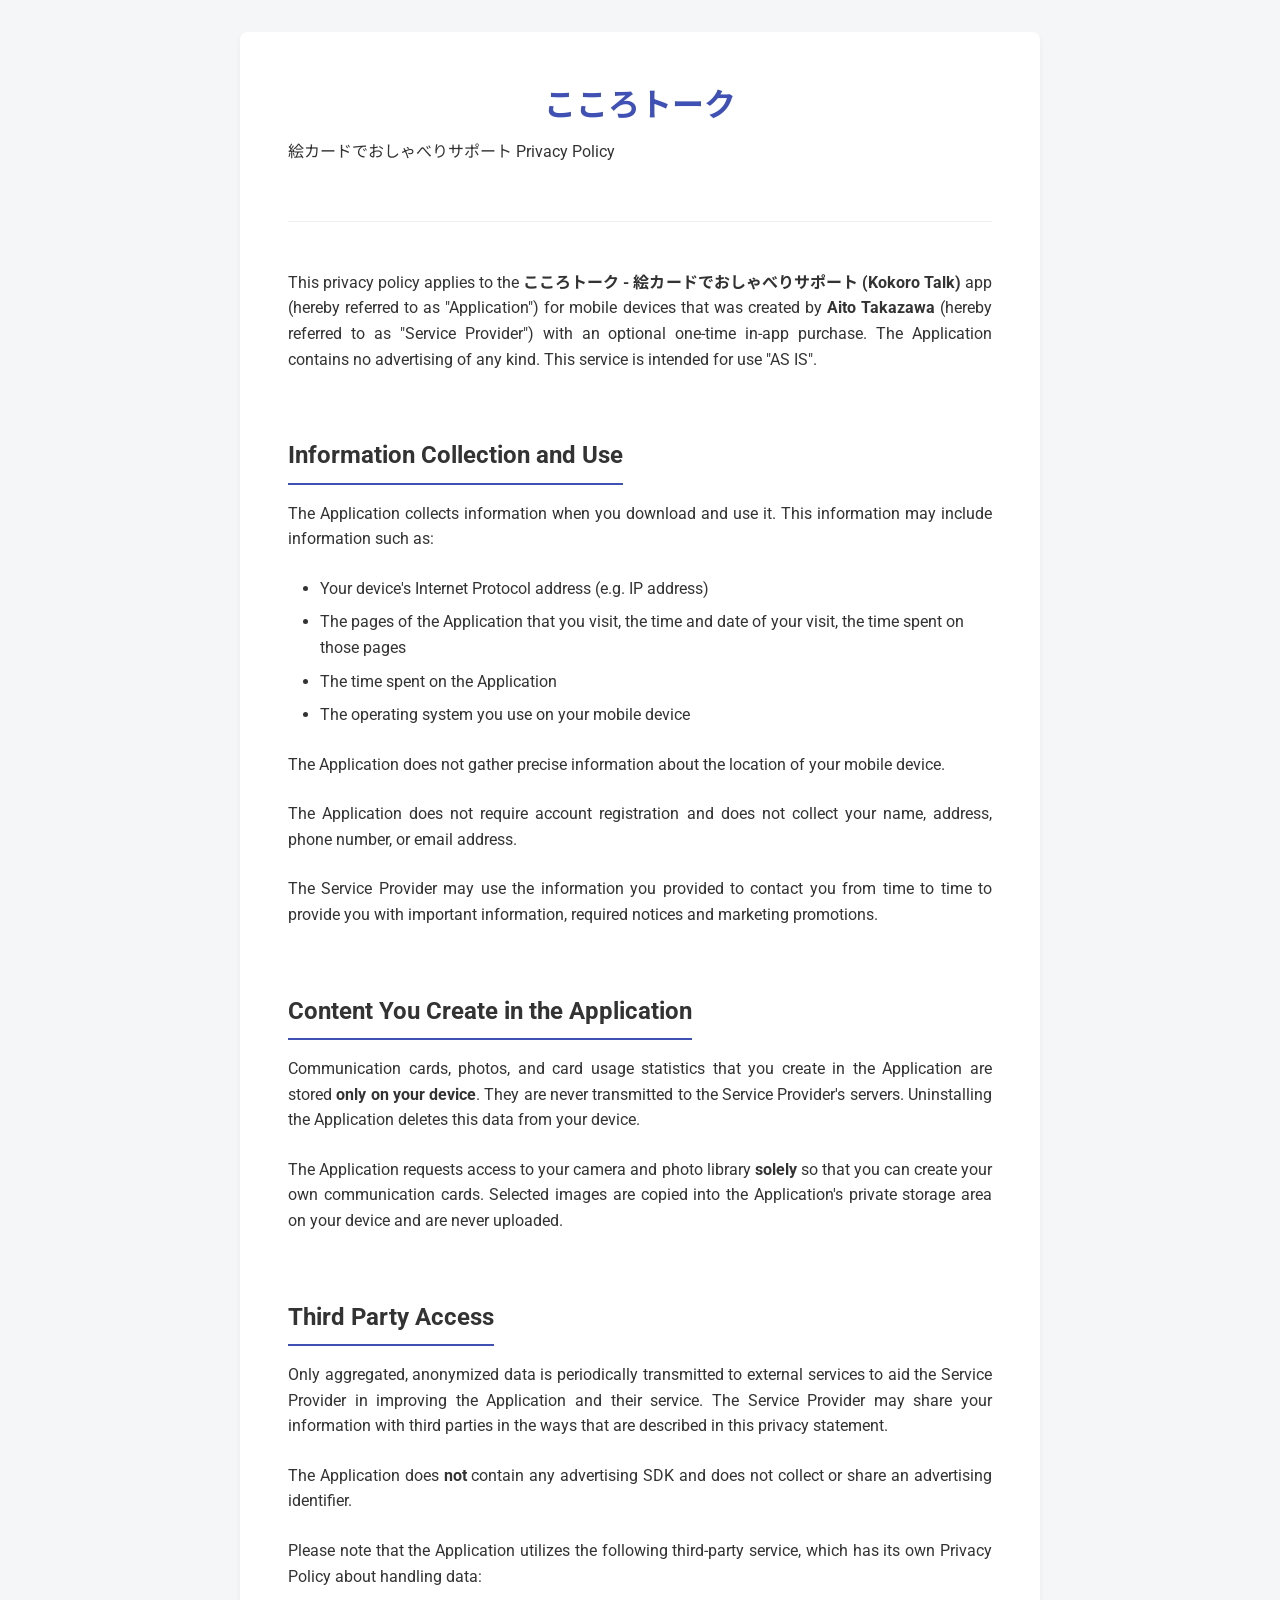
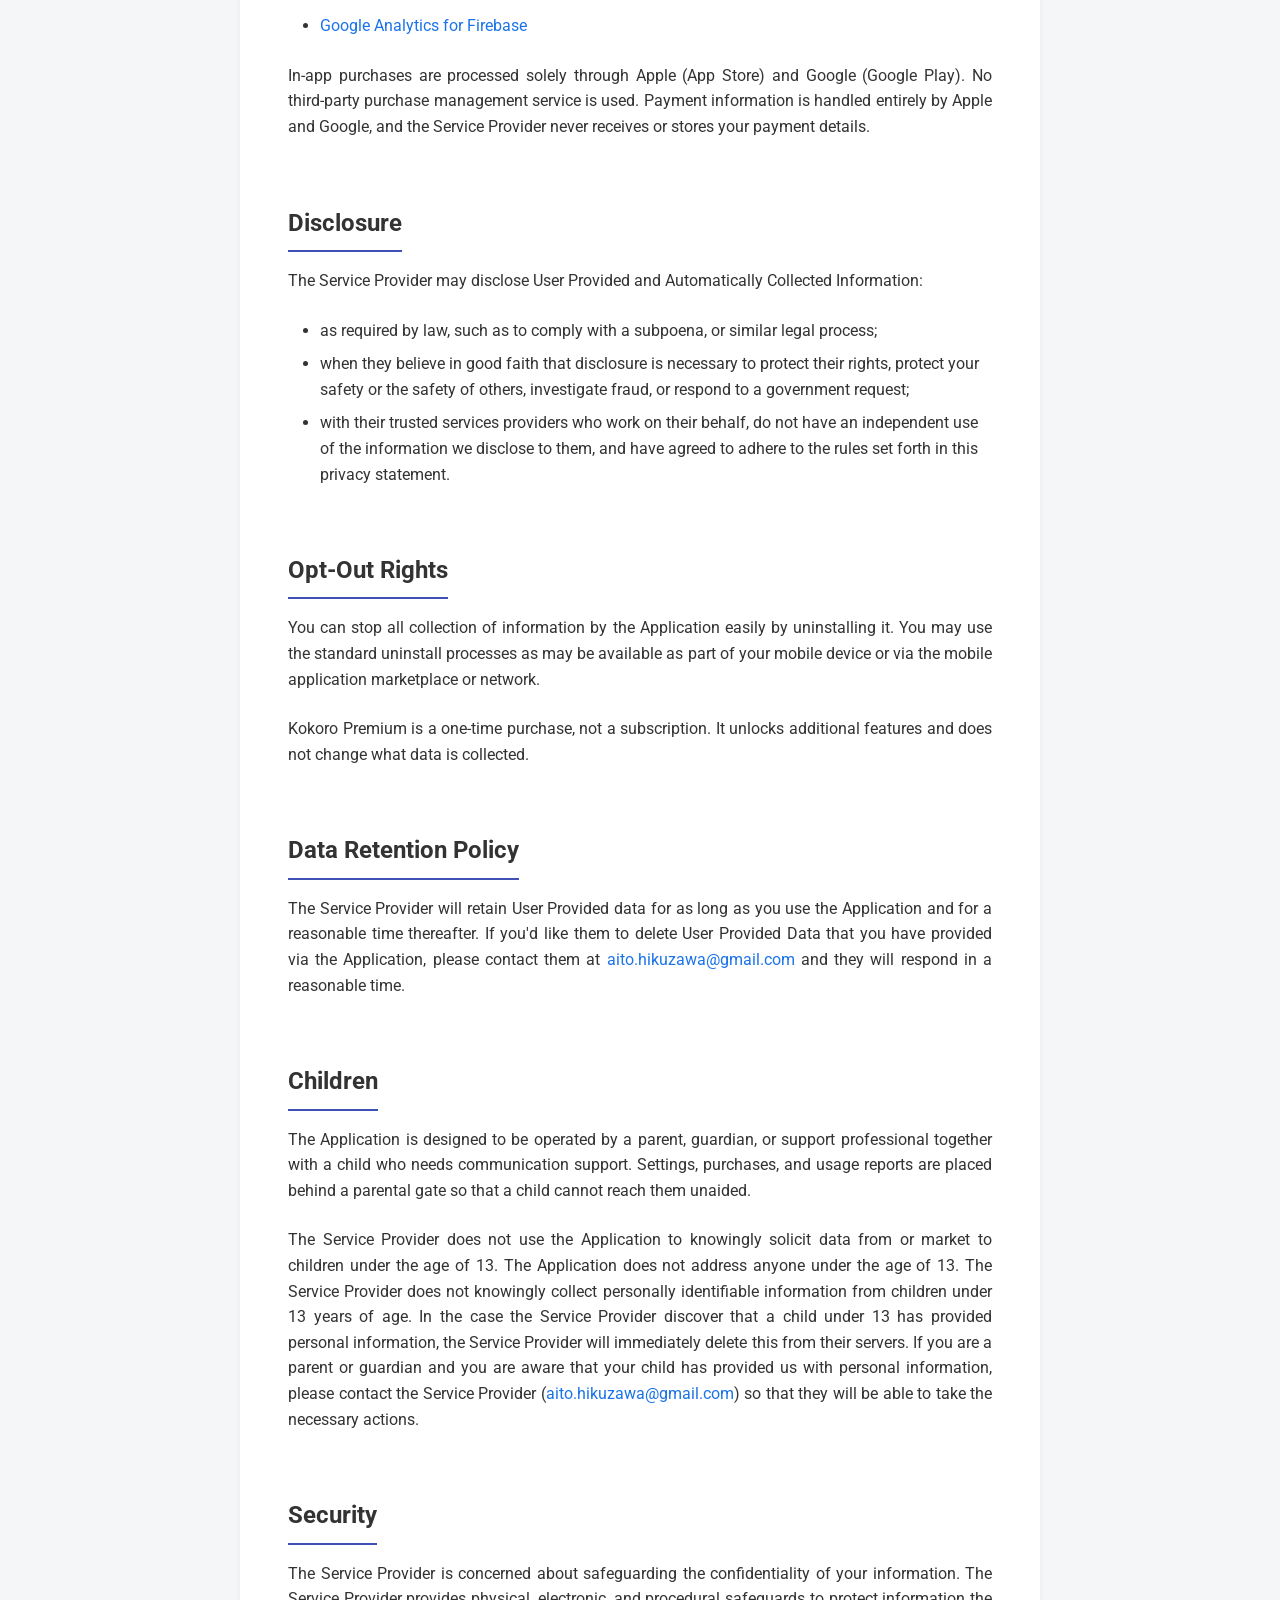
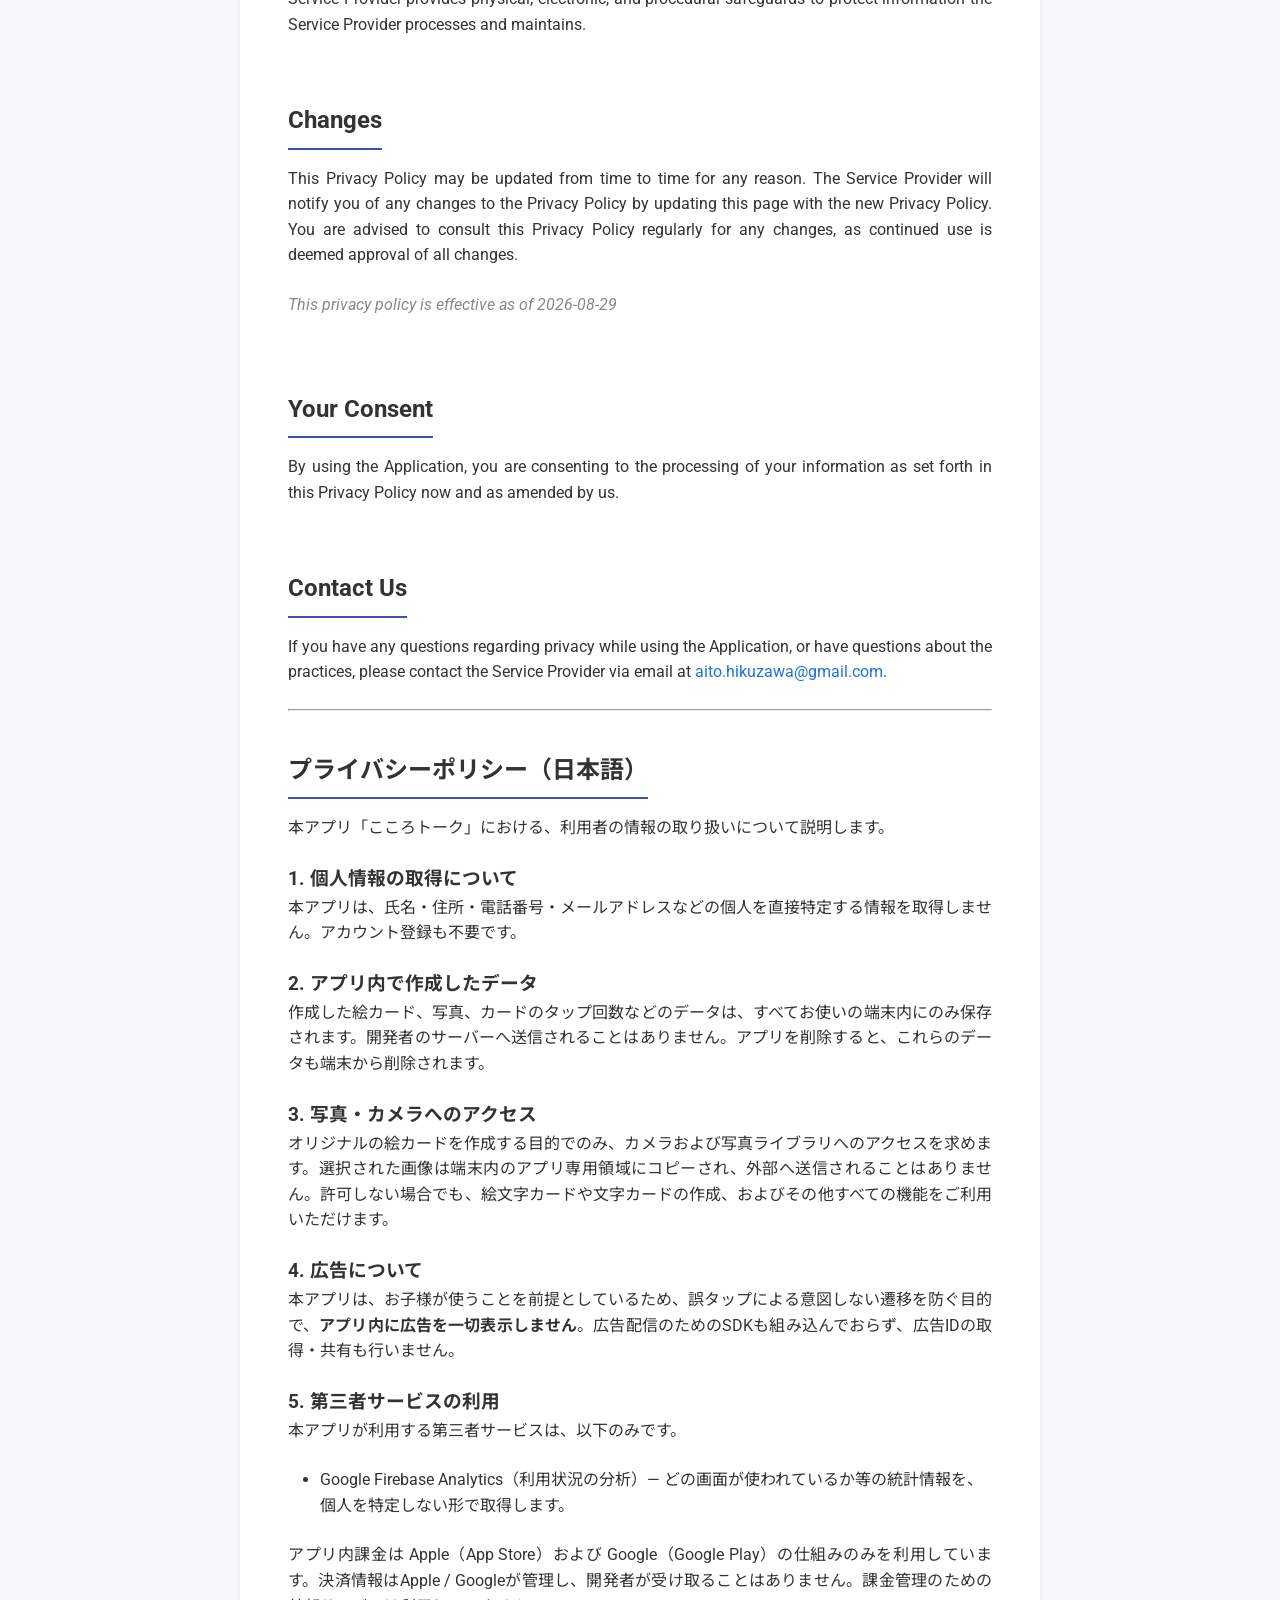
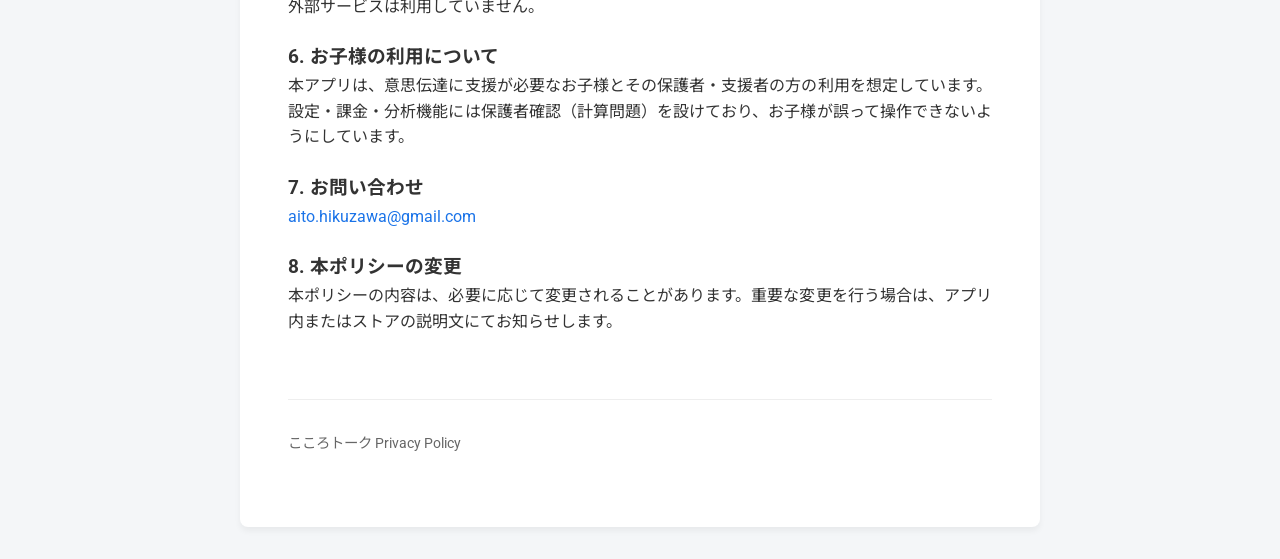
<file: kokorotalk.html>
<!DOCTYPE html>
<html lang="ja">
<head>
    <meta charset="UTF-8">
    <meta name="viewport" content="width=device-width, initial-scale=1.0">
    <title>Privacy Policy - こころトーク 絵カードでおしゃべりサポート</title>
    <link rel="stylesheet" href="style.css">
</head>
<body>
    <div class="container">
        <header>
            <h1>こころトーク</h1>
            <p>絵カードでおしゃべりサポート Privacy Policy</p>
        </header>

        <main>
            <p>This privacy policy applies to the <strong>こころトーク - 絵カードでおしゃべりサポート (Kokoro Talk)</strong> app (hereby referred to as "Application") for mobile devices that was created by <strong>Aito Takazawa</strong> (hereby referred to as "Service Provider") with an optional one-time in-app purchase. The Application contains no advertising of any kind. This service is intended for use "AS IS".</p>

            <section>
                <h2>Information Collection and Use</h2>
                <p>The Application collects information when you download and use it. This information may include information such as:</p>
                <ul>
                    <li>Your device's Internet Protocol address (e.g. IP address)</li>
                    <li>The pages of the Application that you visit, the time and date of your visit, the time spent on those pages</li>
                    <li>The time spent on the Application</li>
                    <li>The operating system you use on your mobile device</li>
                </ul>
                <p>The Application does not gather precise information about the location of your mobile device.</p>
                <p>The Application does not require account registration and does not collect your name, address, phone number, or email address.</p>
                <p>The Service Provider may use the information you provided to contact you from time to time to provide you with important information, required notices and marketing promotions.</p>
            </section>

            <section>
                <h2>Content You Create in the Application</h2>
                <p>Communication cards, photos, and card usage statistics that you create in the Application are stored <strong>only on your device</strong>. They are never transmitted to the Service Provider's servers. Uninstalling the Application deletes this data from your device.</p>
                <p>The Application requests access to your camera and photo library <strong>solely</strong> so that you can create your own communication cards. Selected images are copied into the Application's private storage area on your device and are never uploaded.</p>
            </section>

            <section>
                <h2>Third Party Access</h2>
                <p>Only aggregated, anonymized data is periodically transmitted to external services to aid the Service Provider in improving the Application and their service. The Service Provider may share your information with third parties in the ways that are described in this privacy statement.</p>
                <p>The Application does <strong>not</strong> contain any advertising SDK and does not collect or share an advertising identifier.</p>
                <p>Please note that the Application utilizes the following third-party service, which has its own Privacy Policy about handling data:</p>
                <ul>
                    <li><a href="https://firebase.google.com/policies/analytics" target="_blank" rel="noopener noreferrer">Google Analytics for Firebase</a></li>
                </ul>
                <p>In-app purchases are processed solely through Apple (App Store) and Google (Google Play). No third-party purchase management service is used. Payment information is handled entirely by Apple and Google, and the Service Provider never receives or stores your payment details.</p>
            </section>

            <section>
                <h2>Disclosure</h2>
                <p>The Service Provider may disclose User Provided and Automatically Collected Information:</p>
                <ul>
                    <li>as required by law, such as to comply with a subpoena, or similar legal process;</li>
                    <li>when they believe in good faith that disclosure is necessary to protect their rights, protect your safety or the safety of others, investigate fraud, or respond to a government request;</li>
                    <li>with their trusted services providers who work on their behalf, do not have an independent use of the information we disclose to them, and have agreed to adhere to the rules set forth in this privacy statement.</li>
                </ul>
            </section>

            <section>
                <h2>Opt-Out Rights</h2>
                <p>You can stop all collection of information by the Application easily by uninstalling it. You may use the standard uninstall processes as may be available as part of your mobile device or via the mobile application marketplace or network.</p>
                <p>Kokoro Premium is a one-time purchase, not a subscription. It unlocks additional features and does not change what data is collected.</p>
            </section>

            <section>
                <h2>Data Retention Policy</h2>
                <p>The Service Provider will retain User Provided data for as long as you use the Application and for a reasonable time thereafter. If you'd like them to delete User Provided Data that you have provided via the Application, please contact them at <a href="mailto:aito.hikuzawa@gmail.com">aito.hikuzawa@gmail.com</a> and they will respond in a reasonable time.</p>
            </section>

            <section>
                <h2>Children</h2>
                <p>The Application is designed to be operated by a parent, guardian, or support professional together with a child who needs communication support. Settings, purchases, and usage reports are placed behind a parental gate so that a child cannot reach them unaided.</p>
                <p>The Service Provider does not use the Application to knowingly solicit data from or market to children under the age of 13. The Application does not address anyone under the age of 13. The Service Provider does not knowingly collect personally identifiable information from children under 13 years of age. In the case the Service Provider discover that a child under 13 has provided personal information, the Service Provider will immediately delete this from their servers. If you are a parent or guardian and you are aware that your child has provided us with personal information, please contact the Service Provider (<a href="mailto:aito.hikuzawa@gmail.com">aito.hikuzawa@gmail.com</a>) so that they will be able to take the necessary actions.</p>
            </section>

            <section>
                <h2>Security</h2>
                <p>The Service Provider is concerned about safeguarding the confidentiality of your information. The Service Provider provides physical, electronic, and procedural safeguards to protect information the Service Provider processes and maintains.</p>
            </section>

            <section>
                <h2>Changes</h2>
                <p>This Privacy Policy may be updated from time to time for any reason. The Service Provider will notify you of any changes to the Privacy Policy by updating this page with the new Privacy Policy. You are advised to consult this Privacy Policy regularly for any changes, as continued use is deemed approval of all changes.</p>
                <p class="last-updated">This privacy policy is effective as of 2026-08-29</p>
            </section>

            <section>
                <h2>Your Consent</h2>
                <p>By using the Application, you are consenting to the processing of your information as set forth in this Privacy Policy now and as amended by us.</p>
            </section>

            <section>
                <h2>Contact Us</h2>
                <p>If you have any questions regarding privacy while using the Application, or have questions about the practices, please contact the Service Provider via email at <a href="mailto:aito.hikuzawa@gmail.com">aito.hikuzawa@gmail.com</a>.</p>
            </section>

            <hr>

            <section>
                <h2>プライバシーポリシー（日本語）</h2>
                <p>本アプリ「こころトーク」における、利用者の情報の取り扱いについて説明します。</p>

                <h3>1. 個人情報の取得について</h3>
                <p>本アプリは、氏名・住所・電話番号・メールアドレスなどの個人を直接特定する情報を取得しません。アカウント登録も不要です。</p>

                <h3>2. アプリ内で作成したデータ</h3>
                <p>作成した絵カード、写真、カードのタップ回数などのデータは、すべてお使いの端末内にのみ保存されます。開発者のサーバーへ送信されることはありません。アプリを削除すると、これらのデータも端末から削除されます。</p>

                <h3>3. 写真・カメラへのアクセス</h3>
                <p>オリジナルの絵カードを作成する目的でのみ、カメラおよび写真ライブラリへのアクセスを求めます。選択された画像は端末内のアプリ専用領域にコピーされ、外部へ送信されることはありません。許可しない場合でも、絵文字カードや文字カードの作成、およびその他すべての機能をご利用いただけます。</p>

                <h3>4. 広告について</h3>
                <p>本アプリは、お子様が使うことを前提としているため、誤タップによる意図しない遷移を防ぐ目的で、<strong>アプリ内に広告を一切表示しません</strong>。広告配信のためのSDKも組み込んでおらず、広告IDの取得・共有も行いません。</p>

                <h3>5. 第三者サービスの利用</h3>
                <p>本アプリが利用する第三者サービスは、以下のみです。</p>
                <ul>
                    <li>Google Firebase Analytics（利用状況の分析）— どの画面が使われているか等の統計情報を、個人を特定しない形で取得します。</li>
                </ul>
                <p>アプリ内課金は Apple（App Store）および Google（Google Play）の仕組みのみを利用しています。決済情報はApple / Googleが管理し、開発者が受け取ることはありません。課金管理のための外部サービスは利用していません。</p>

                <h3>6. お子様の利用について</h3>
                <p>本アプリは、意思伝達に支援が必要なお子様とその保護者・支援者の方の利用を想定しています。設定・課金・分析機能には保護者確認（計算問題）を設けており、お子様が誤って操作できないようにしています。</p>

                <h3>7. お問い合わせ</h3>
                <p><a href="mailto:aito.hikuzawa@gmail.com">aito.hikuzawa@gmail.com</a></p>

                <h3>8. 本ポリシーの変更</h3>
                <p>本ポリシーの内容は、必要に応じて変更されることがあります。重要な変更を行う場合は、アプリ内またはストアの説明文にてお知らせします。</p>
            </section>
        </main>

        <footer>
            <p>こころトーク Privacy Policy</p>
        </footer>
    </div>
</body>
</html>
</file>
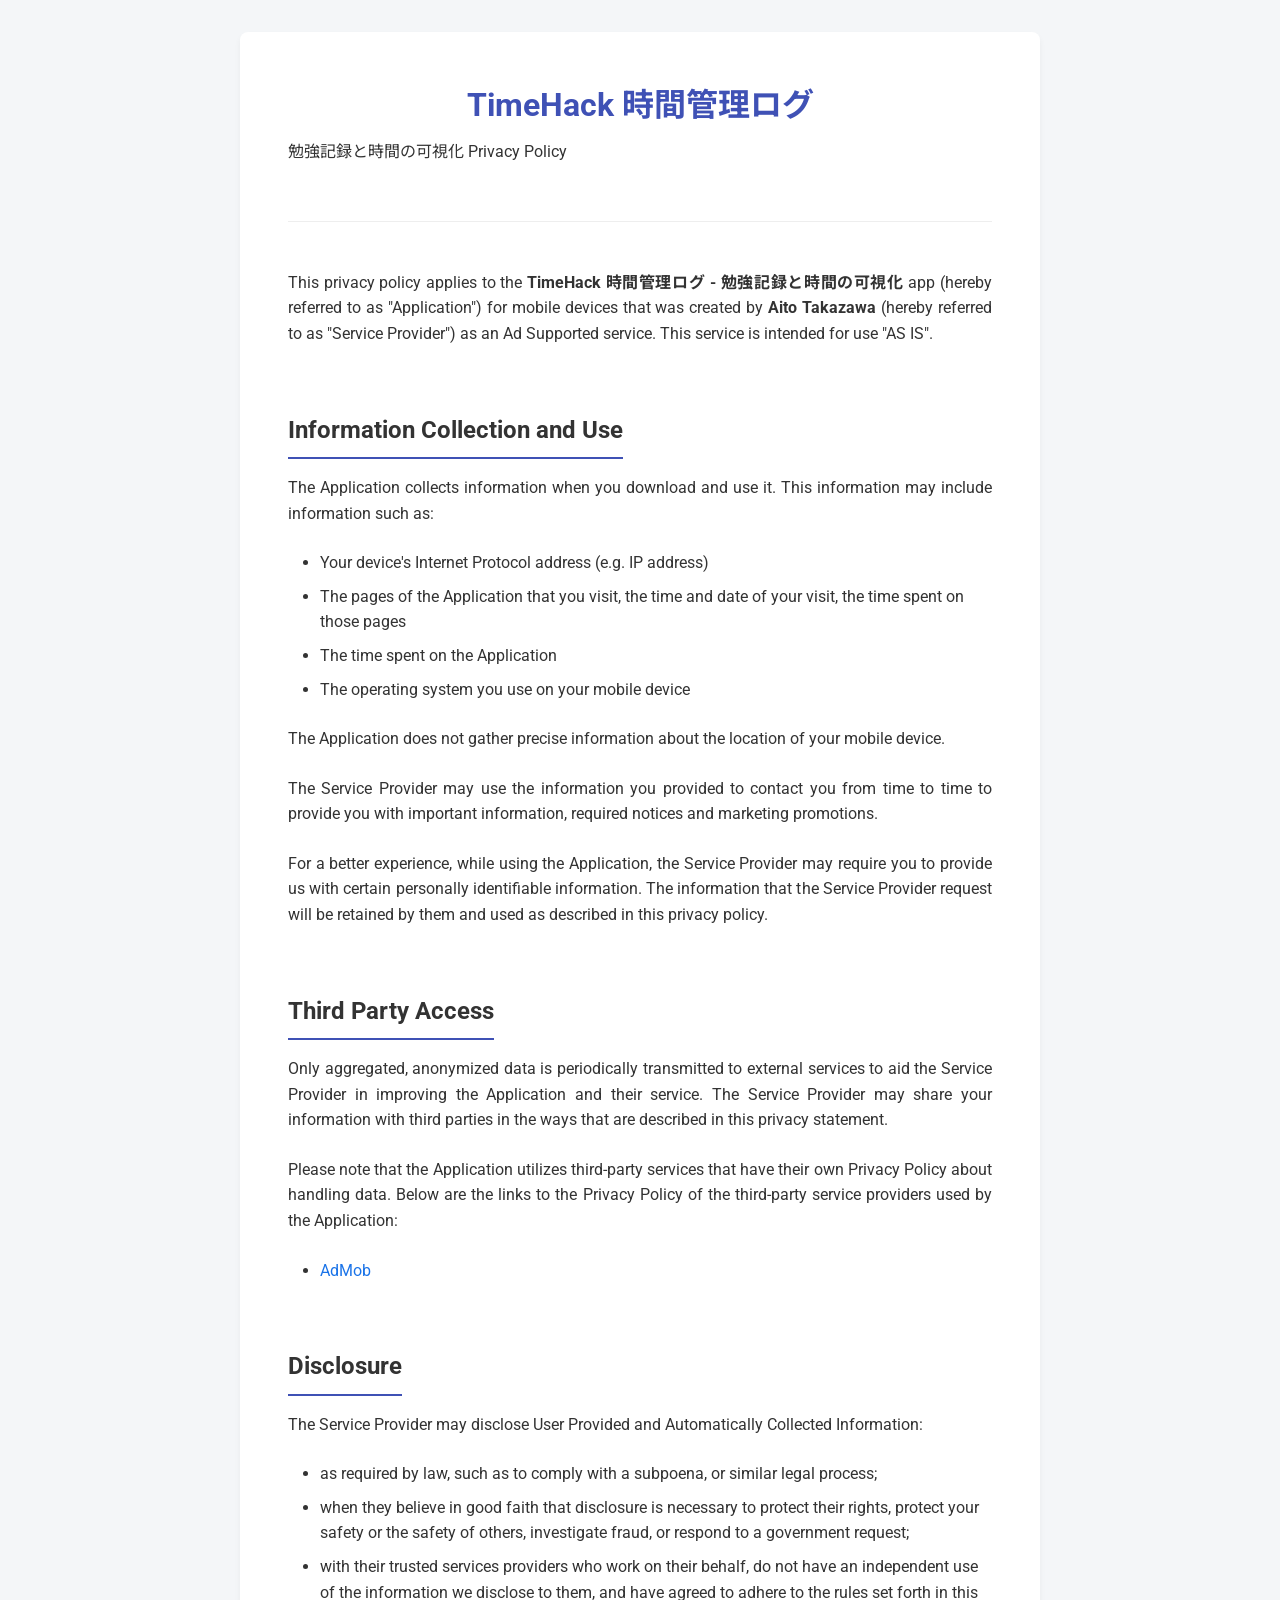
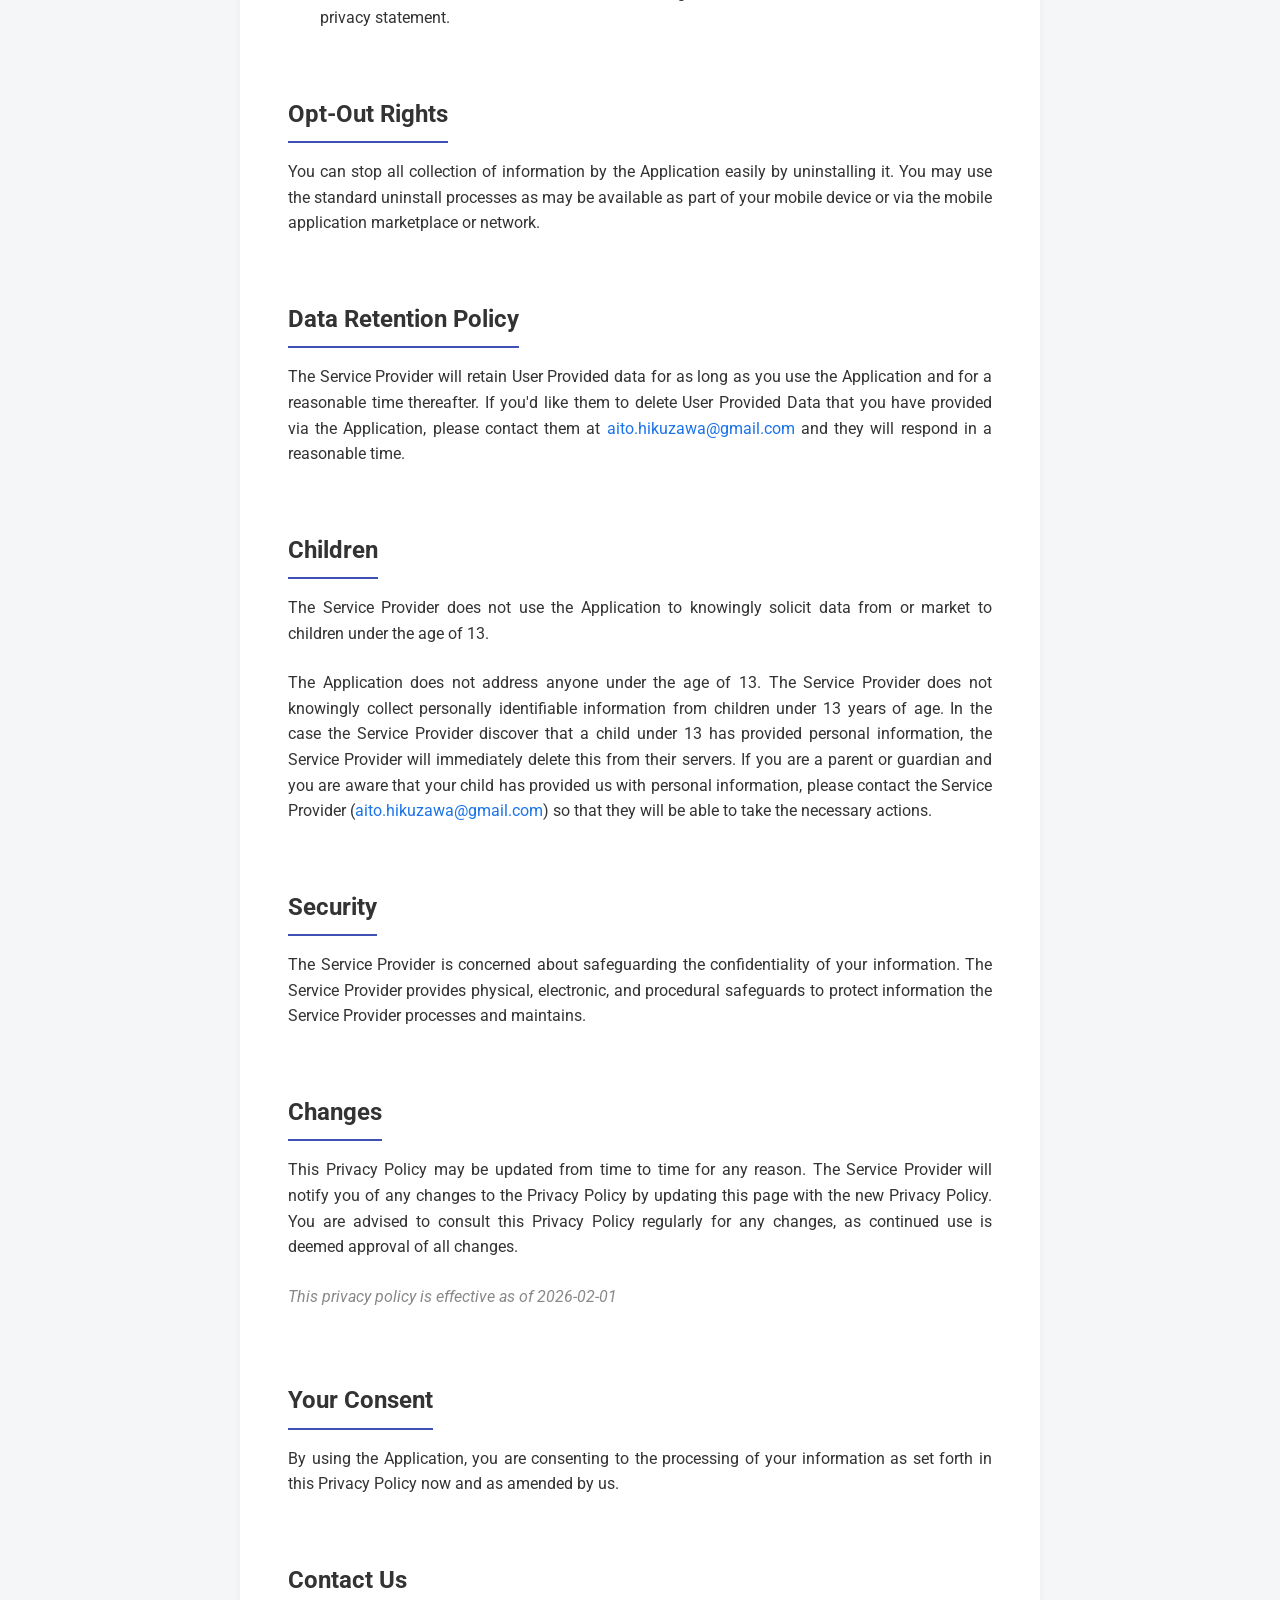
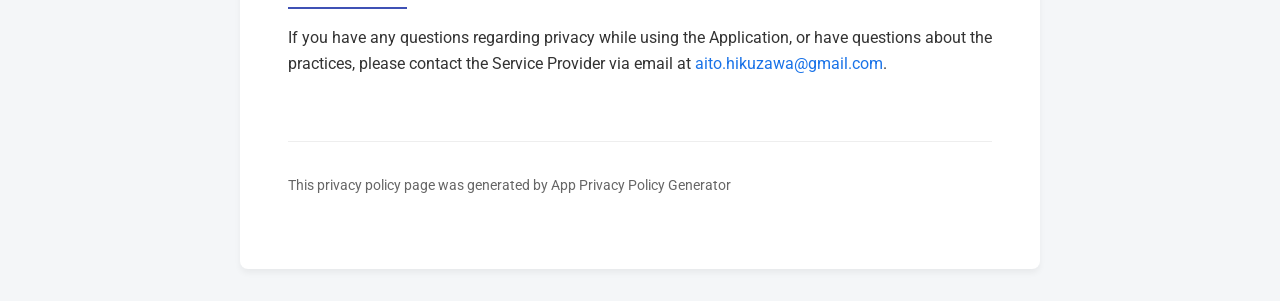
<file: timehack.html>
<!DOCTYPE html>
<html lang="ja">
<head>
    <meta charset="UTF-8">
    <meta name="viewport" content="width=device-width, initial-scale=1.0">
    <title>Privacy Policy - TimeHack 時間管理ログ</title>
    <link rel="stylesheet" href="style.css">
</head>
<body>
    <div class="container">
        <header>
            <h1>TimeHack 時間管理ログ</h1>
            <p>勉強記録と時間の可視化 Privacy Policy</p>
        </header>

        <main>
            <p>This privacy policy applies to the <strong>TimeHack 時間管理ログ - 勉強記録と時間の可視化</strong> app (hereby referred to as "Application") for mobile devices that was created by <strong>Aito Takazawa</strong> (hereby referred to as "Service Provider") as an Ad Supported service. This service is intended for use "AS IS".</p>

            <section>
                <h2>Information Collection and Use</h2>
                <p>The Application collects information when you download and use it. This information may include information such as:</p>
                <ul>
                    <li>Your device's Internet Protocol address (e.g. IP address)</li>
                    <li>The pages of the Application that you visit, the time and date of your visit, the time spent on those pages</li>
                    <li>The time spent on the Application</li>
                    <li>The operating system you use on your mobile device</li>
                </ul>
                <p>The Application does not gather precise information about the location of your mobile device.</p>
                <p>The Service Provider may use the information you provided to contact you from time to time to provide you with important information, required notices and marketing promotions.</p>
                <p>For a better experience, while using the Application, the Service Provider may require you to provide us with certain personally identifiable information. The information that the Service Provider request will be retained by them and used as described in this privacy policy.</p>
            </section>

            <section>
                <h2>Third Party Access</h2>
                <p>Only aggregated, anonymized data is periodically transmitted to external services to aid the Service Provider in improving the Application and their service. The Service Provider may share your information with third parties in the ways that are described in this privacy statement.</p>
                <p>Please note that the Application utilizes third-party services that have their own Privacy Policy about handling data. Below are the links to the Privacy Policy of the third-party service providers used by the Application:</p>
                <ul>
                    <li><a href="https://support.google.com/admob/answer/6128543?hl=en" target="_blank" rel="noopener noreferrer">AdMob</a></li>
                </ul>
            </section>

            <section>
                <h2>Disclosure</h2>
                <p>The Service Provider may disclose User Provided and Automatically Collected Information:</p>
                <ul>
                    <li>as required by law, such as to comply with a subpoena, or similar legal process;</li>
                    <li>when they believe in good faith that disclosure is necessary to protect their rights, protect your safety or the safety of others, investigate fraud, or respond to a government request;</li>
                    <li>with their trusted services providers who work on their behalf, do not have an independent use of the information we disclose to them, and have agreed to adhere to the rules set forth in this privacy statement.</li>
                </ul>
            </section>

            <section>
                <h2>Opt-Out Rights</h2>
                <p>You can stop all collection of information by the Application easily by uninstalling it. You may use the standard uninstall processes as may be available as part of your mobile device or via the mobile application marketplace or network.</p>
            </section>

            <section>
                <h2>Data Retention Policy</h2>
                <p>The Service Provider will retain User Provided data for as long as you use the Application and for a reasonable time thereafter. If you'd like them to delete User Provided Data that you have provided via the Application, please contact them at <a href="mailto:aito.hikuzawa@gmail.com">aito.hikuzawa@gmail.com</a> and they will respond in a reasonable time.</p>
            </section>

            <section>
                <h2>Children</h2>
                <p>The Service Provider does not use the Application to knowingly solicit data from or market to children under the age of 13.</p>
                <p>The Application does not address anyone under the age of 13. The Service Provider does not knowingly collect personally identifiable information from children under 13 years of age. In the case the Service Provider discover that a child under 13 has provided personal information, the Service Provider will immediately delete this from their servers. If you are a parent or guardian and you are aware that your child has provided us with personal information, please contact the Service Provider (<a href="mailto:aito.hikuzawa@gmail.com">aito.hikuzawa@gmail.com</a>) so that they will be able to take the necessary actions.</p>
            </section>

            <section>
                <h2>Security</h2>
                <p>The Service Provider is concerned about safeguarding the confidentiality of your information. The Service Provider provides physical, electronic, and procedural safeguards to protect information the Service Provider processes and maintains.</p>
            </section>

            <section>
                <h2>Changes</h2>
                <p>This Privacy Policy may be updated from time to time for any reason. The Service Provider will notify you of any changes to the Privacy Policy by updating this page with the new Privacy Policy. You are advised to consult this Privacy Policy regularly for any changes, as continued use is deemed approval of all changes.</p>
                <p class="last-updated">This privacy policy is effective as of 2026-02-01</p>
            </section>

            <section>
                <h2>Your Consent</h2>
                <p>By using the Application, you are consenting to the processing of your information as set forth in this Privacy Policy now and as amended by us.</p>
            </section>

            <section>
                <h2>Contact Us</h2>
                <p>If you have any questions regarding privacy while using the Application, or have questions about the practices, please contact the Service Provider via email at <a href="mailto:aito.hikuzawa@gmail.com">aito.hikuzawa@gmail.com</a>.</p>
            </section>
        </main>

        <footer>
            <p>This privacy policy page was generated by App Privacy Policy Generator</p>
        </footer>
    </div>
</body>
</html>
</file>
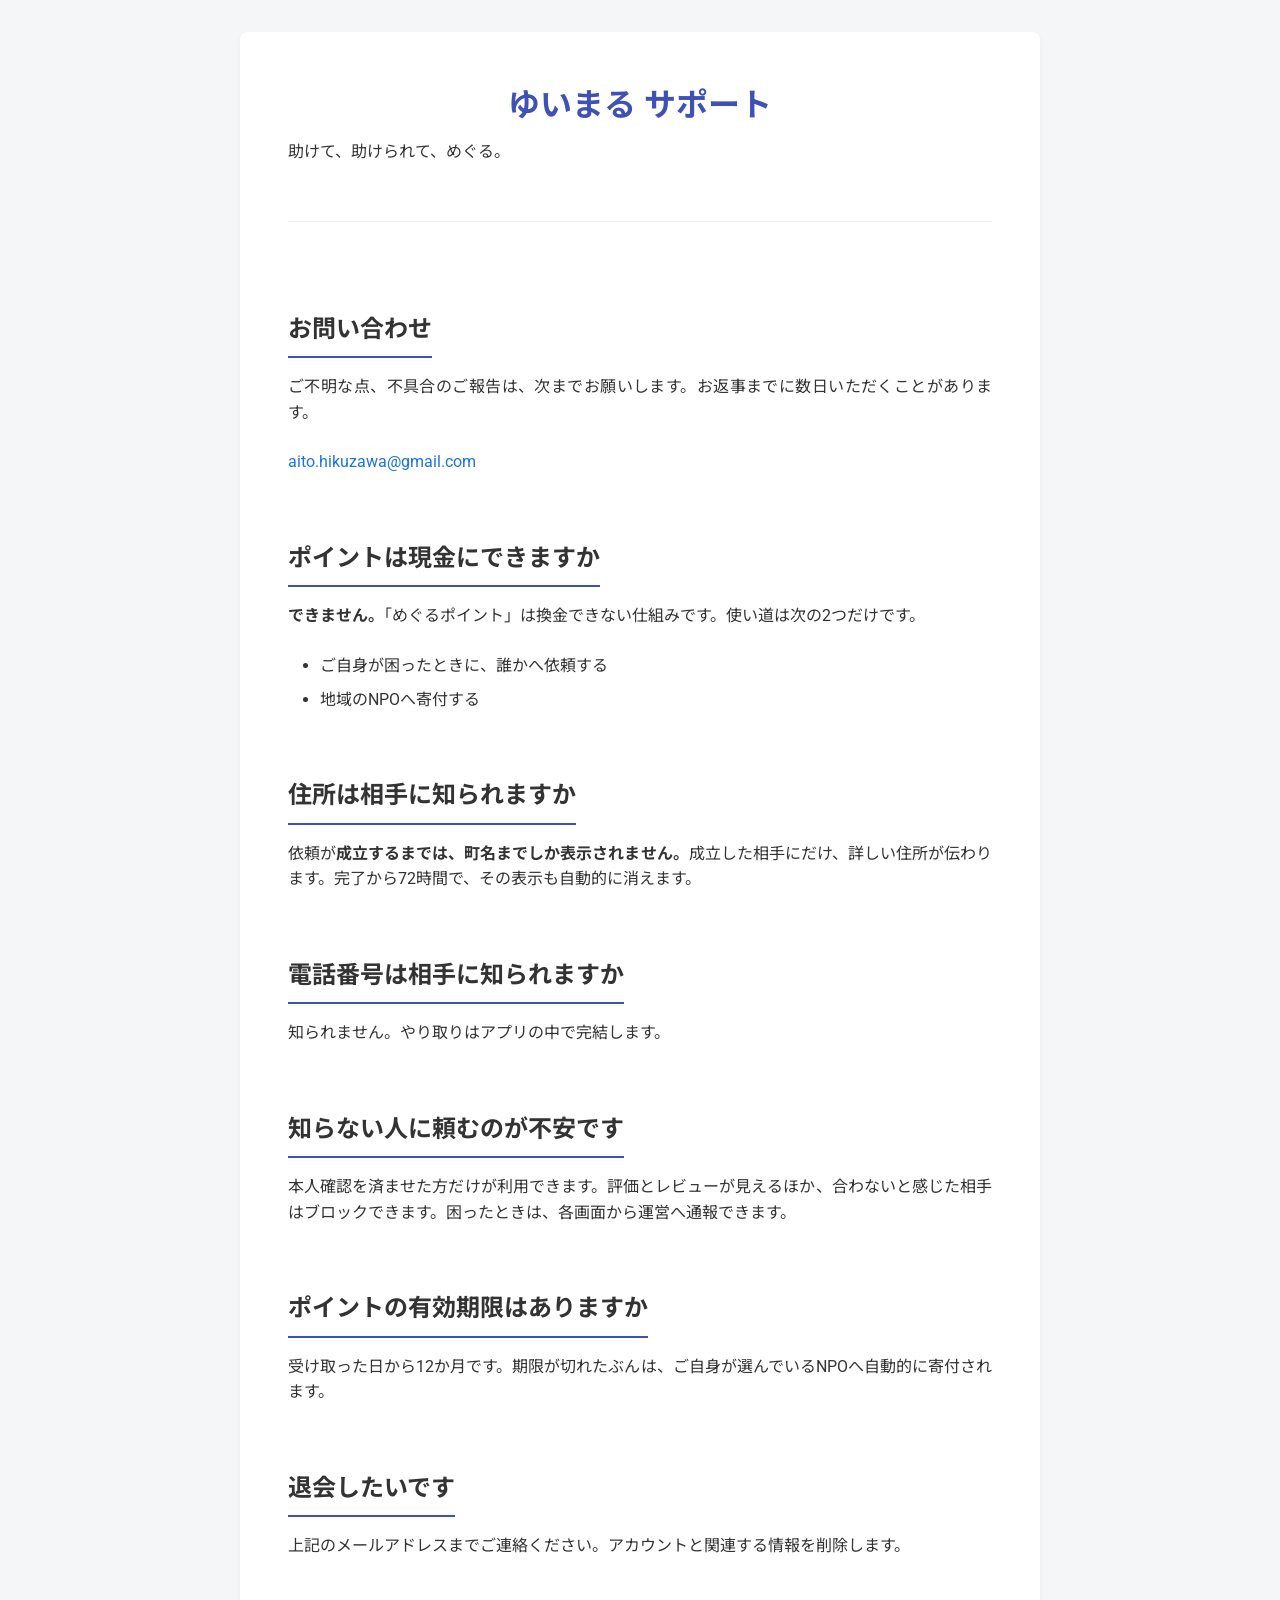
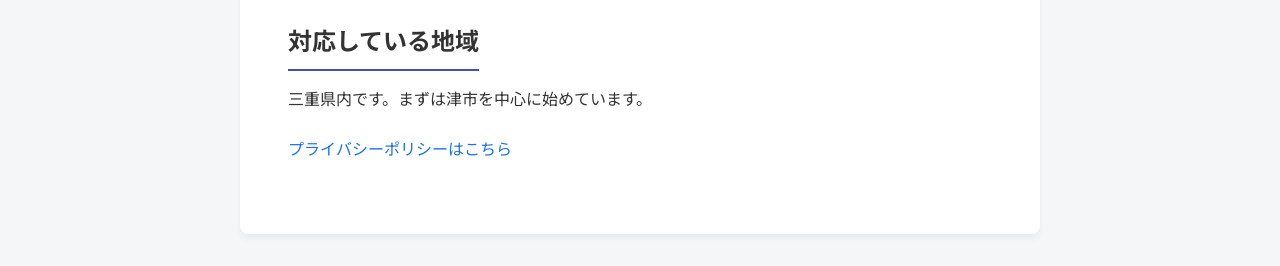
<file: yuimaru-support.html>
<!DOCTYPE html>
<html lang="ja">
<head>
    <meta charset="UTF-8">
    <meta name="viewport" content="width=device-width, initial-scale=1.0">
    <title>サポート - ゆいまる</title>
    <link rel="stylesheet" href="style.css">
</head>
<body>
    <div class="container">
        <header>
            <h1>ゆいまる サポート</h1>
            <p>助けて、助けられて、めぐる。</p>
        </header>

        <main>
            <section>
                <h2>お問い合わせ</h2>
                <p>ご不明な点、不具合のご報告は、次までお願いします。お返事までに数日いただくことがあります。</p>
                <p><a href="mailto:aito.hikuzawa@gmail.com">aito.hikuzawa@gmail.com</a></p>
            </section>

            <section>
                <h2>ポイントは現金にできますか</h2>
                <p><strong>できません。</strong>「めぐるポイント」は換金できない仕組みです。使い道は次の2つだけです。</p>
                <ul>
                    <li>ご自身が困ったときに、誰かへ依頼する</li>
                    <li>地域のNPOへ寄付する</li>
                </ul>
            </section>

            <section>
                <h2>住所は相手に知られますか</h2>
                <p>依頼が<strong>成立するまでは、町名までしか表示されません。</strong>成立した相手にだけ、詳しい住所が伝わります。完了から72時間で、その表示も自動的に消えます。</p>
            </section>

            <section>
                <h2>電話番号は相手に知られますか</h2>
                <p>知られません。やり取りはアプリの中で完結します。</p>
            </section>

            <section>
                <h2>知らない人に頼むのが不安です</h2>
                <p>本人確認を済ませた方だけが利用できます。評価とレビューが見えるほか、合わないと感じた相手はブロックできます。困ったときは、各画面から運営へ通報できます。</p>
            </section>

            <section>
                <h2>ポイントの有効期限はありますか</h2>
                <p>受け取った日から12か月です。期限が切れたぶんは、ご自身が選んでいるNPOへ自動的に寄付されます。</p>
            </section>

            <section>
                <h2>退会したいです</h2>
                <p>上記のメールアドレスまでご連絡ください。アカウントと関連する情報を削除します。</p>
            </section>

            <section>
                <h2>対応している地域</h2>
                <p>三重県内です。まずは津市を中心に始めています。</p>
            </section>

            <p><a href="yuimaru.html">プライバシーポリシーはこちら</a></p>
        </main>
    </div>
</body>
</html>
</file>
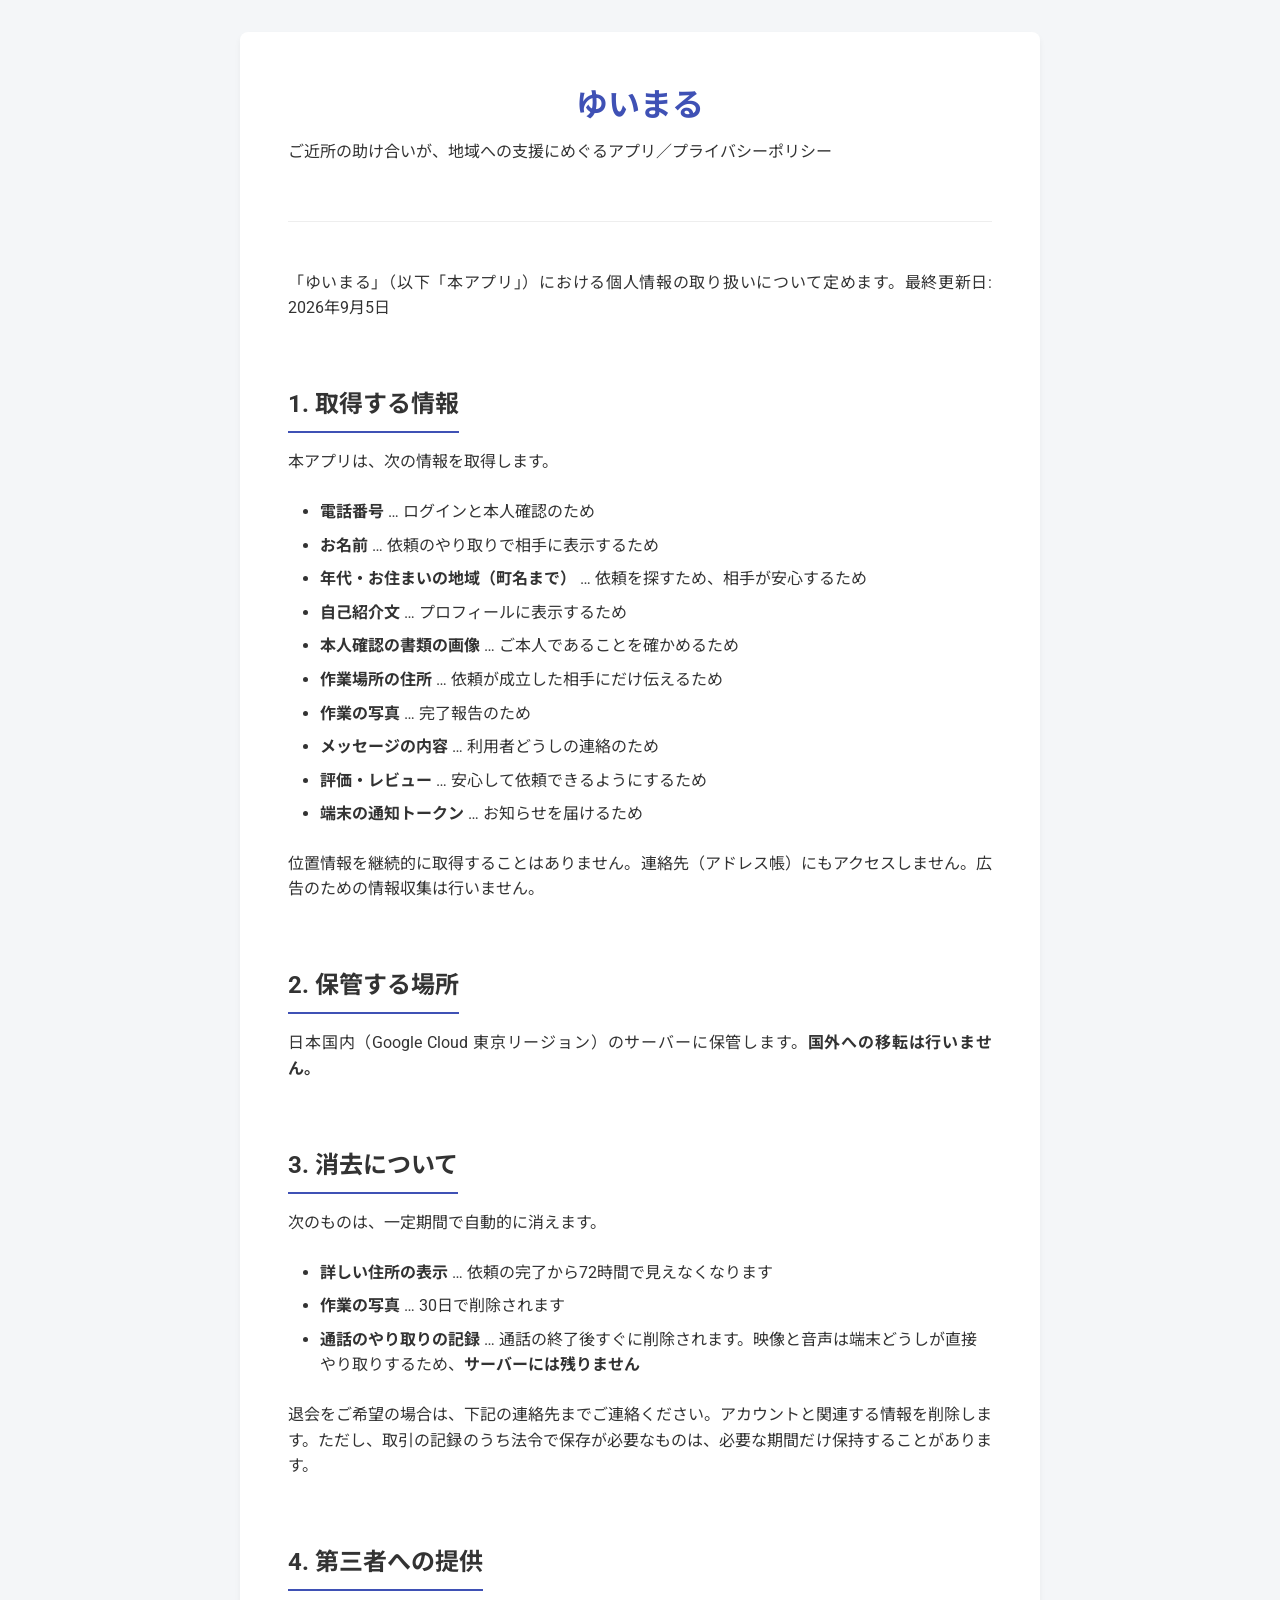
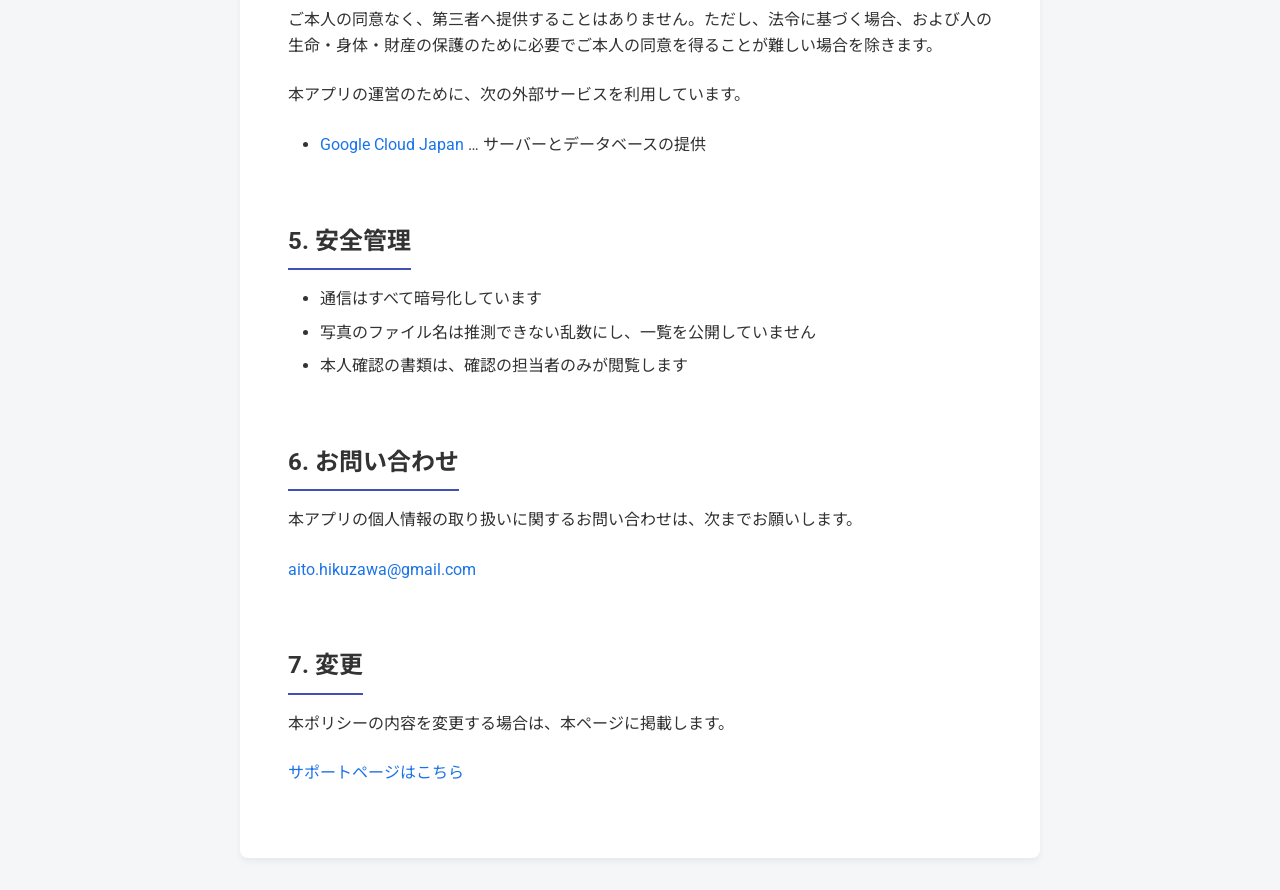
<file: yuimaru.html>
<!DOCTYPE html>
<html lang="ja">
<head>
    <meta charset="UTF-8">
    <meta name="viewport" content="width=device-width, initial-scale=1.0">
    <title>プライバシーポリシー - ゆいまる</title>
    <link rel="stylesheet" href="style.css">
</head>
<body>
    <div class="container">
        <header>
            <h1>ゆいまる</h1>
            <p>ご近所の助け合いが、地域への支援にめぐるアプリ／プライバシーポリシー</p>
        </header>

        <main>
            <p>「ゆいまる」（以下「本アプリ」）における個人情報の取り扱いについて定めます。最終更新日: 2026年9月5日</p>

            <section>
                <h2>1. 取得する情報</h2>
                <p>本アプリは、次の情報を取得します。</p>
                <ul>
                    <li><strong>電話番号</strong> … ログインと本人確認のため</li>
                    <li><strong>お名前</strong> … 依頼のやり取りで相手に表示するため</li>
                    <li><strong>年代・お住まいの地域（町名まで）</strong> … 依頼を探すため、相手が安心するため</li>
                    <li><strong>自己紹介文</strong> … プロフィールに表示するため</li>
                    <li><strong>本人確認の書類の画像</strong> … ご本人であることを確かめるため</li>
                    <li><strong>作業場所の住所</strong> … 依頼が成立した相手にだけ伝えるため</li>
                    <li><strong>作業の写真</strong> … 完了報告のため</li>
                    <li><strong>メッセージの内容</strong> … 利用者どうしの連絡のため</li>
                    <li><strong>評価・レビュー</strong> … 安心して依頼できるようにするため</li>
                    <li><strong>端末の通知トークン</strong> … お知らせを届けるため</li>
                </ul>
                <p>位置情報を継続的に取得することはありません。連絡先（アドレス帳）にもアクセスしません。広告のための情報収集は行いません。</p>
            </section>

            <section>
                <h2>2. 保管する場所</h2>
                <p>日本国内（Google Cloud 東京リージョン）のサーバーに保管します。<strong>国外への移転は行いません。</strong></p>
            </section>

            <section>
                <h2>3. 消去について</h2>
                <p>次のものは、一定期間で自動的に消えます。</p>
                <ul>
                    <li><strong>詳しい住所の表示</strong> … 依頼の完了から72時間で見えなくなります</li>
                    <li><strong>作業の写真</strong> … 30日で削除されます</li>
                    <li><strong>通話のやり取りの記録</strong> … 通話の終了後すぐに削除されます。映像と音声は端末どうしが直接やり取りするため、<strong>サーバーには残りません</strong></li>
                </ul>
                <p>退会をご希望の場合は、下記の連絡先までご連絡ください。アカウントと関連する情報を削除します。ただし、取引の記録のうち法令で保存が必要なものは、必要な期間だけ保持することがあります。</p>
            </section>

            <section>
                <h2>4. 第三者への提供</h2>
                <p>ご本人の同意なく、第三者へ提供することはありません。ただし、法令に基づく場合、および人の生命・身体・財産の保護のために必要でご本人の同意を得ることが難しい場合を除きます。</p>
                <p>本アプリの運営のために、次の外部サービスを利用しています。</p>
                <ul>
                    <li><a href="https://cloud.google.com/terms/cloud-privacy-notice" target="_blank" rel="noopener noreferrer">Google Cloud Japan</a> … サーバーとデータベースの提供</li>
                </ul>
            </section>

            <section>
                <h2>5. 安全管理</h2>
                <ul>
                    <li>通信はすべて暗号化しています</li>
                    <li>写真のファイル名は推測できない乱数にし、一覧を公開していません</li>
                    <li>本人確認の書類は、確認の担当者のみが閲覧します</li>
                </ul>
            </section>

            <section>
                <h2>6. お問い合わせ</h2>
                <p>本アプリの個人情報の取り扱いに関するお問い合わせは、次までお願いします。</p>
                <p><a href="mailto:aito.hikuzawa@gmail.com">aito.hikuzawa@gmail.com</a></p>
            </section>

            <section>
                <h2>7. 変更</h2>
                <p>本ポリシーの内容を変更する場合は、本ページに掲載します。</p>
            </section>

            <p><a href="yuimaru-support.html">サポートページはこちら</a></p>
        </main>
    </div>
</body>
</html>
</file>
<file: style.css>
@import url('https://fonts.googleapis.com/css2?family=Noto+Sans+JP:wght@400;700&family=Roboto:wght@400;700&display=swap');

:root {
    --primary-color: #3f51b5;
    --text-color: #333;
    --bg-color: #f4f6f8;
    --card-bg: #ffffff;
    --link-color: #1a73e8;
    --spacing-unit: 1rem;
}

* {
    box-sizing: border-box;
    margin: 0;
    padding: 0;
}

body {
    font-family: 'Roboto', 'Noto Sans JP', sans-serif;
    background-color: var(--bg-color);
    color: var(--text-color);
    line-height: 1.6;
    padding: 2rem 1rem;
}

.container {
    max-width: 800px;
    margin: 0 auto;
    background-color: var(--card-bg);
    padding: 3rem;
    border-radius: 8px;
    box-shadow: 0 4px 6px rgba(0, 0, 0, 0.05);
}

header {
    margin-bottom: 3rem;
    text-align: center;
    border-bottom: 1px solid #eee;
    padding-bottom: 2rem;
}

h1 {
    font-size: 2rem;
    margin-bottom: 0.5rem;
    color: var(--primary-color);
}

h2 {
    font-size: 1.5rem;
    margin-top: 2.5rem;
    margin-bottom: 1rem;
    padding-bottom: 0.5rem;
    border-bottom: 2px solid var(--primary-color);
    display: inline-block;
}

p {
    margin-bottom: 1.5rem;
    text-align: justify;
}

ul {
    margin-bottom: 1.5rem;
    padding-left: 2rem;
}

li {
    margin-bottom: 0.5rem;
}

a {
    color: var(--link-color);
    text-decoration: none;
    transition: color 0.2s;
}

a:hover {
    color: var(--primary-color);
    text-decoration: underline;
}

footer {
    margin-top: 4rem;
    padding-top: 2rem;
    border-top: 1px solid #eee;
    text-align: center;
    font-size: 0.9rem;
    color: #666;
}

.last-updated {
    font-style: italic;
    color: #888;
    margin-bottom: 2rem;
}

@media (max-width: 600px) {
    .container {
        padding: 1.5rem;
    }

    h1 {
        font-size: 1.5rem;
    }

    h2 {
        font-size: 1.25rem;
    }
}
</file>
